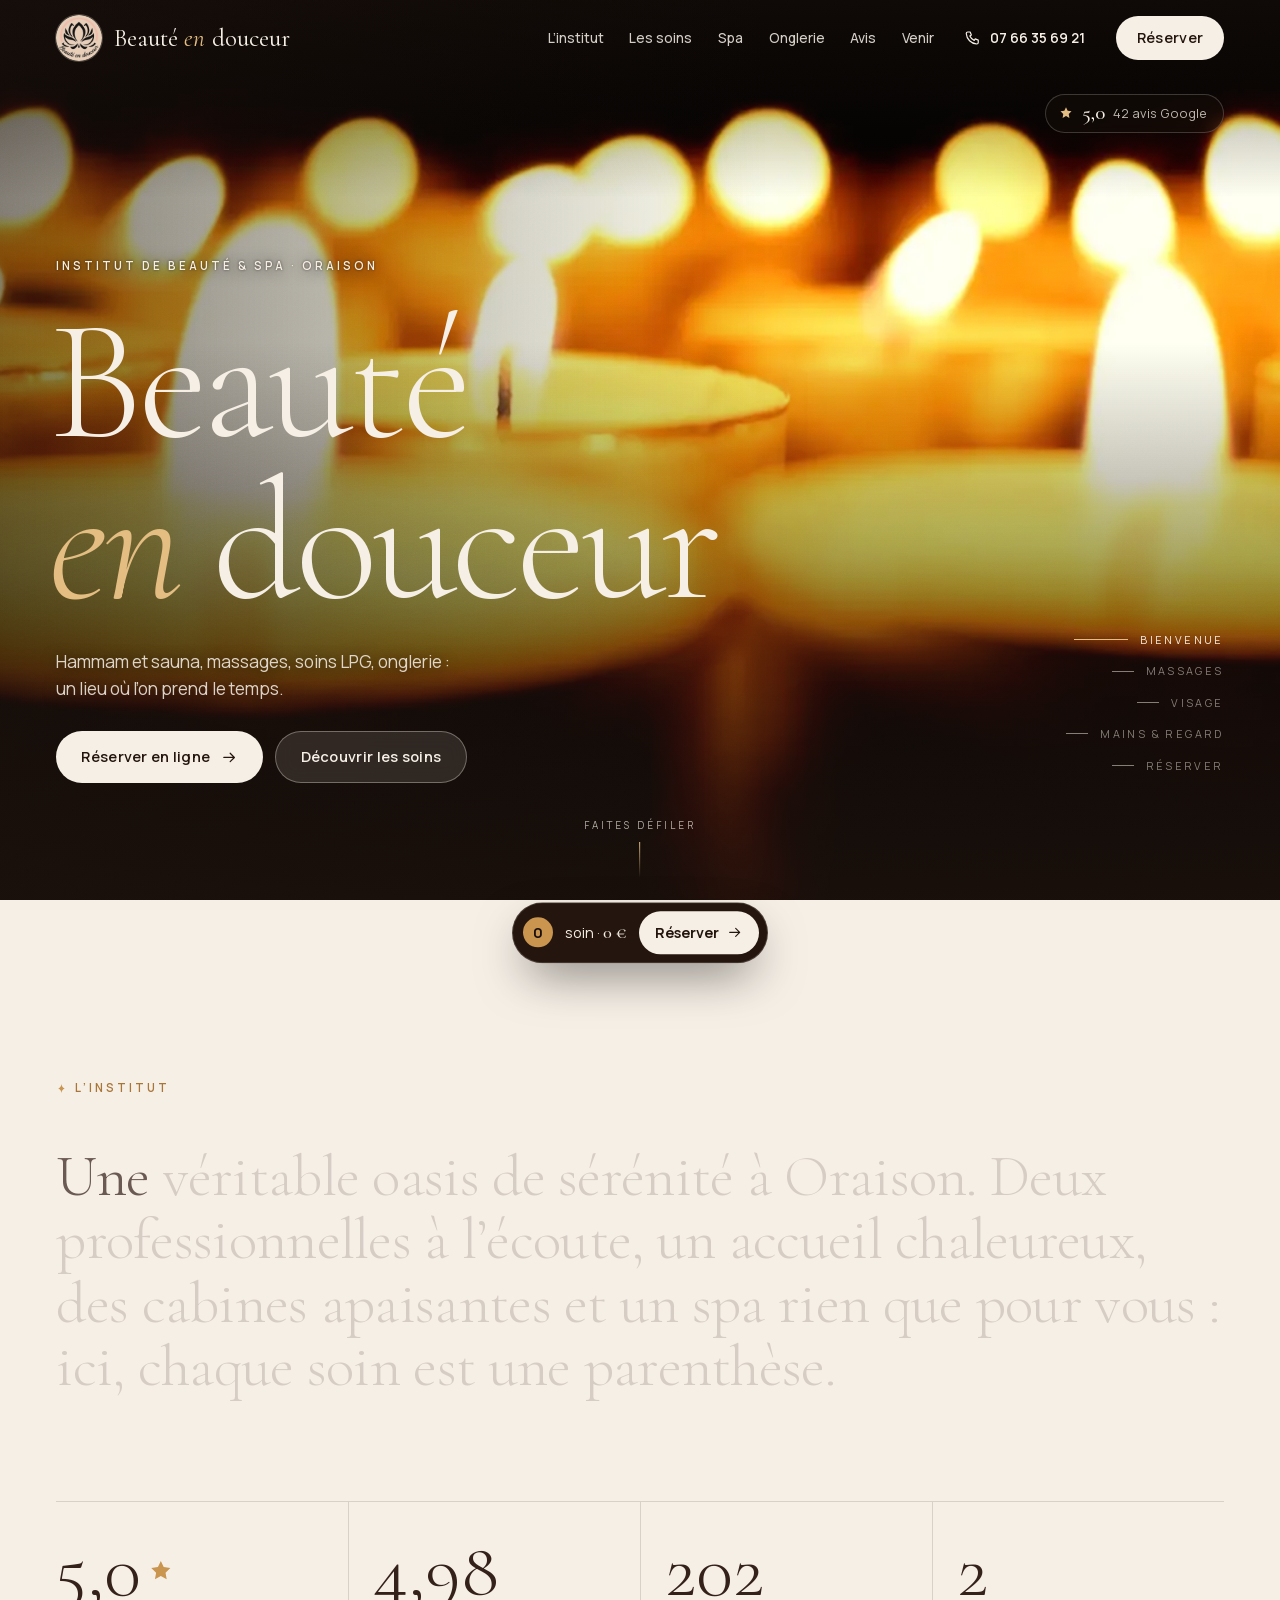
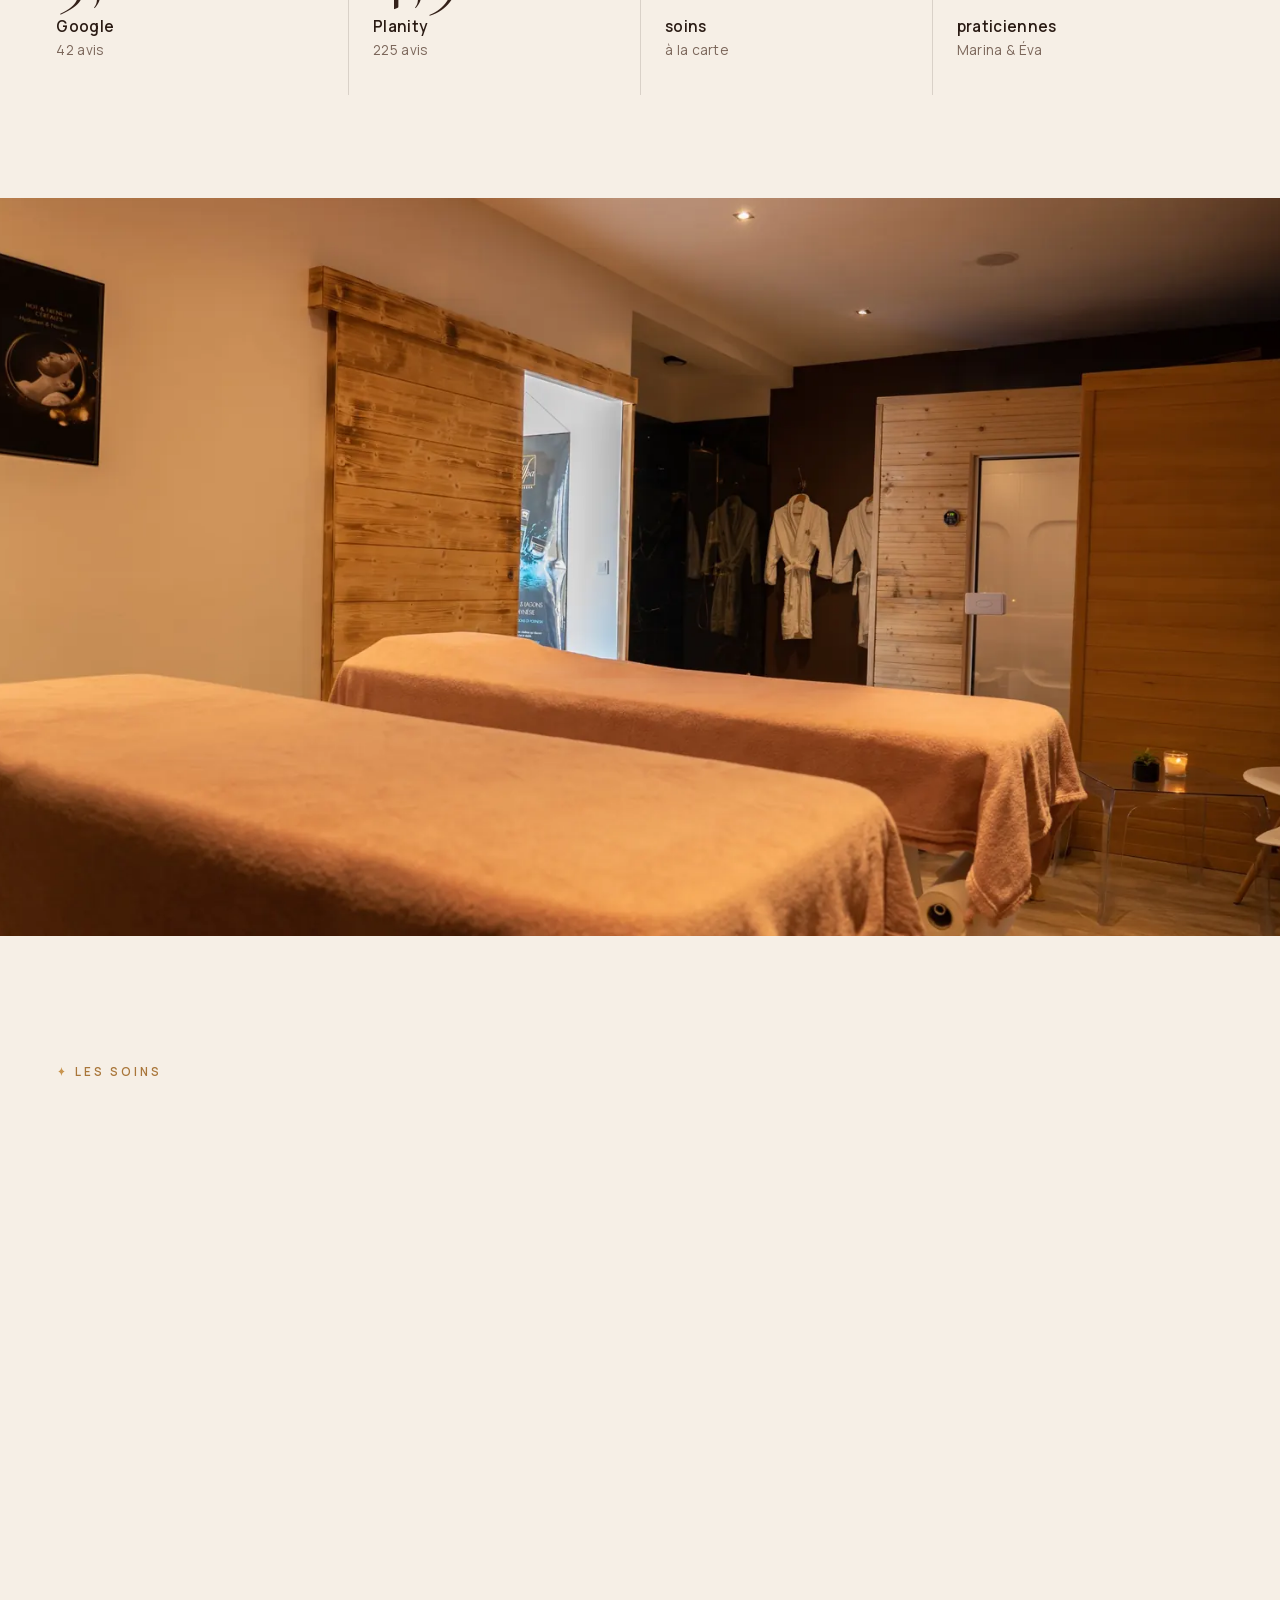
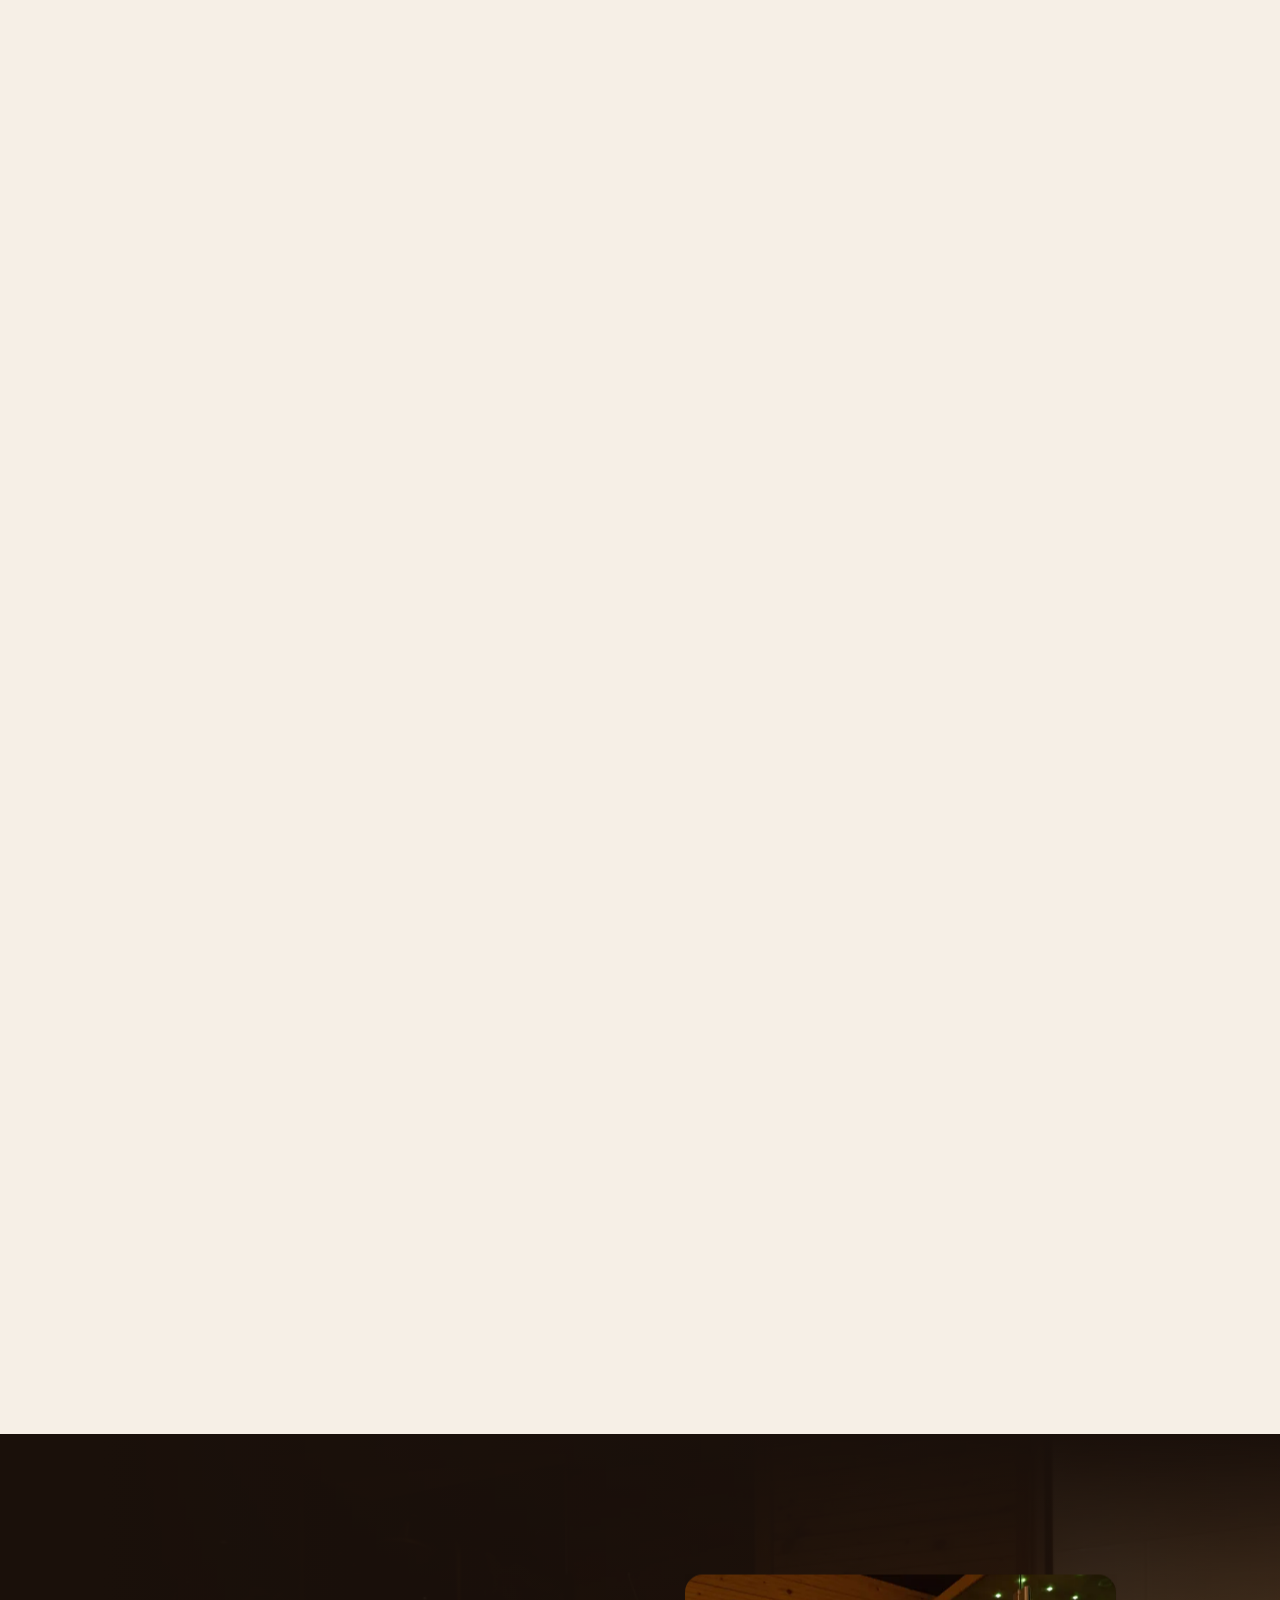
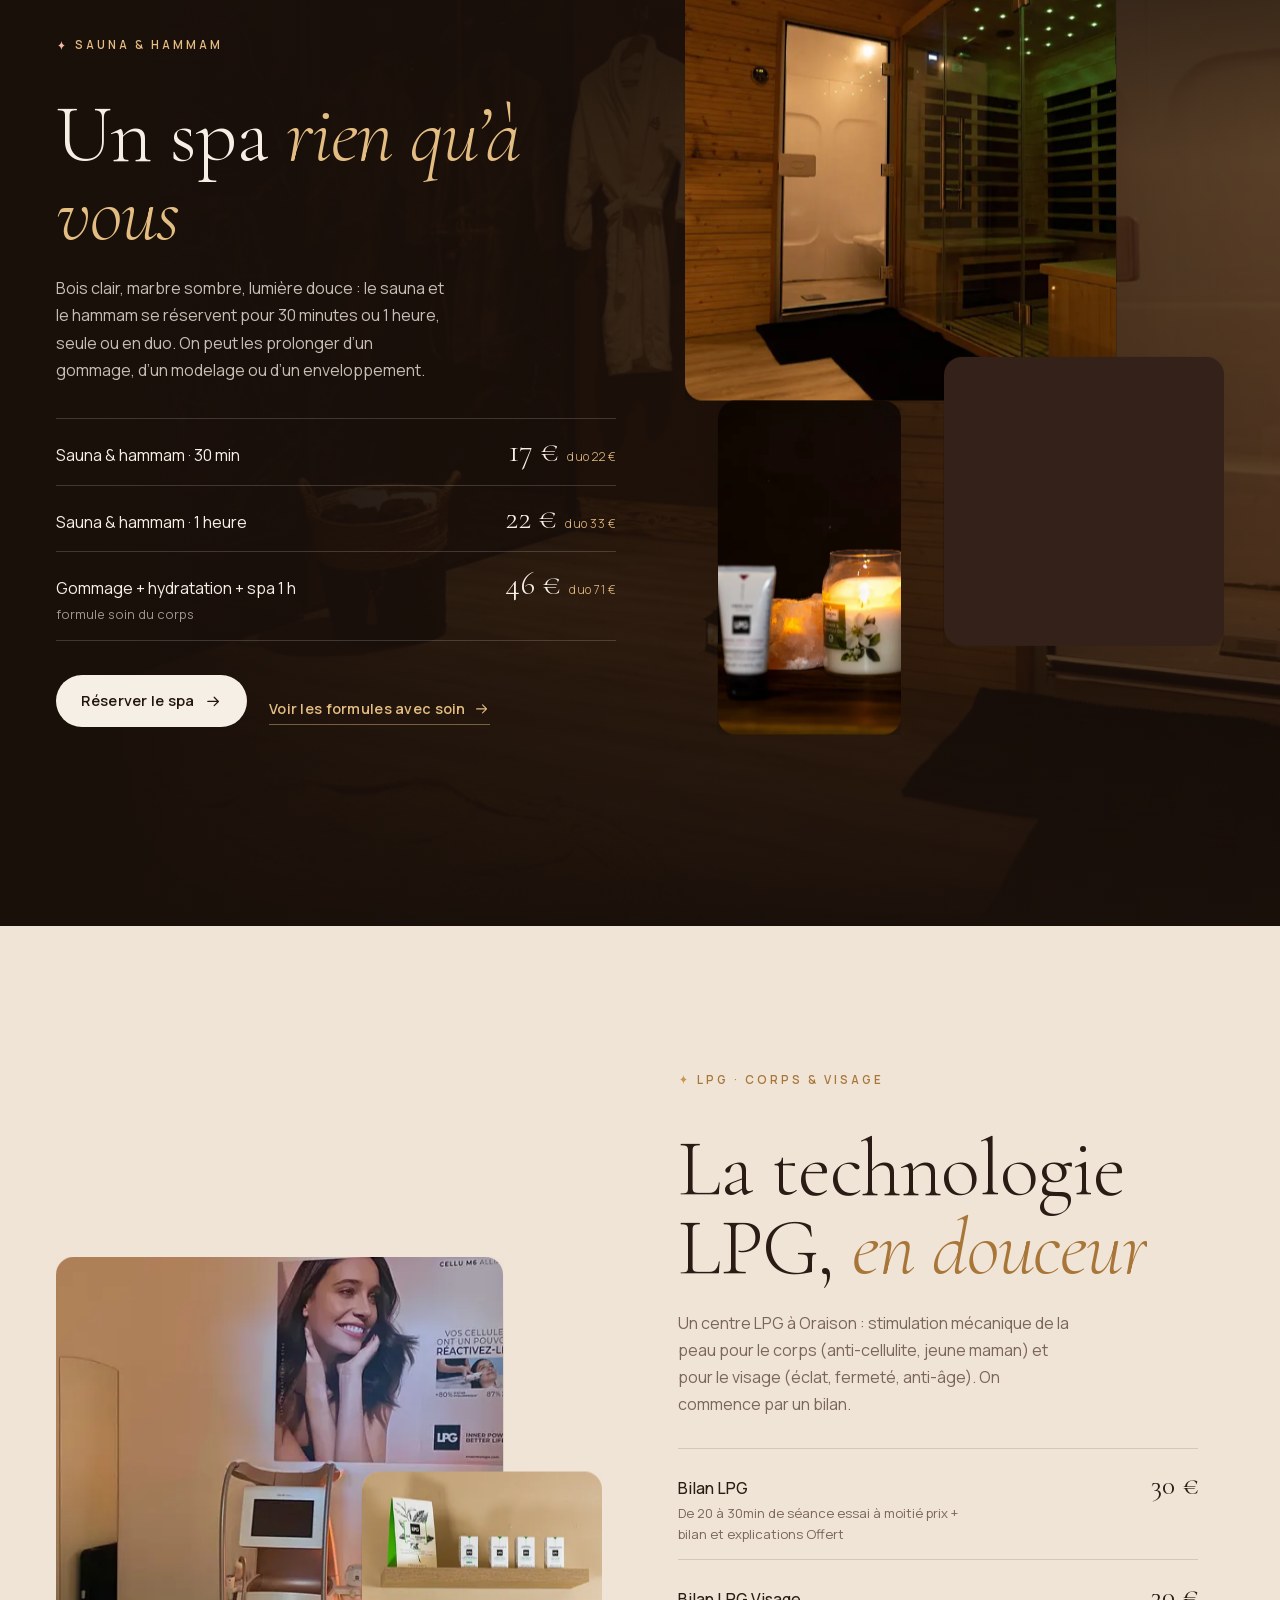
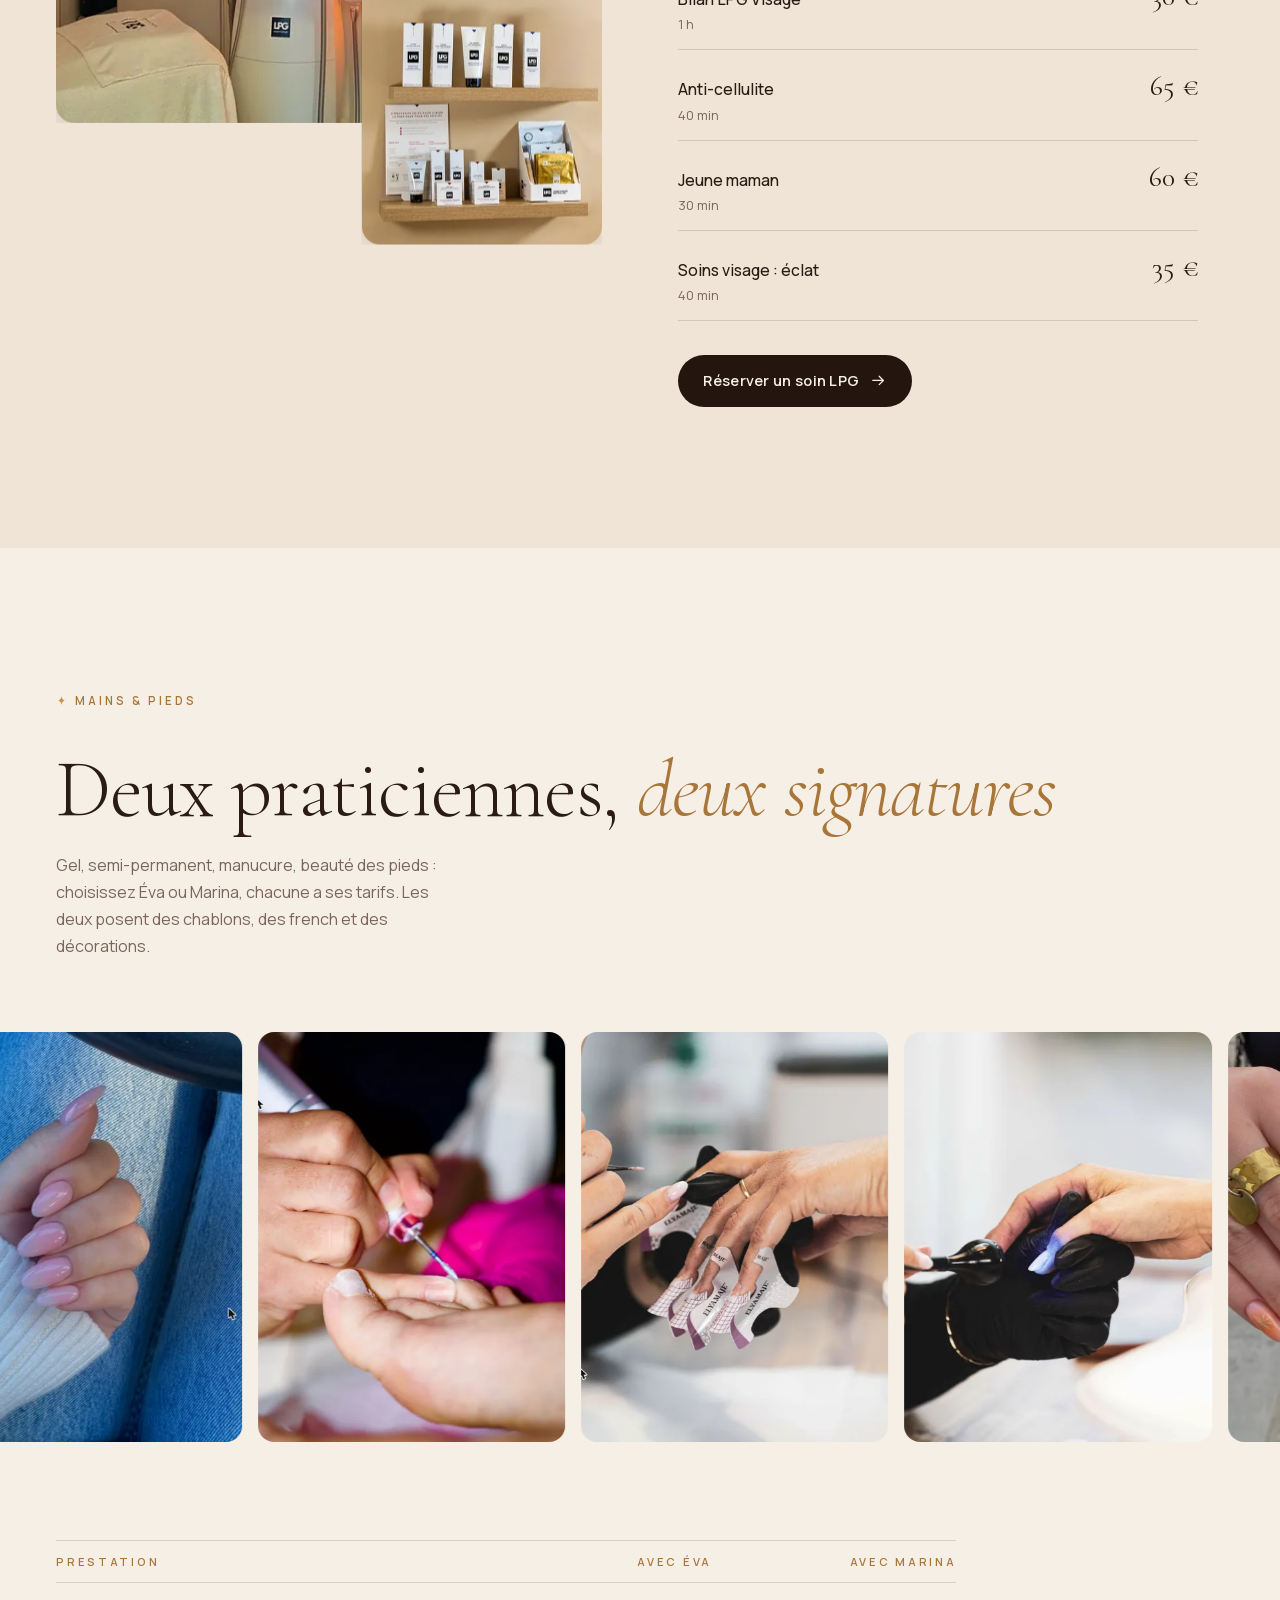
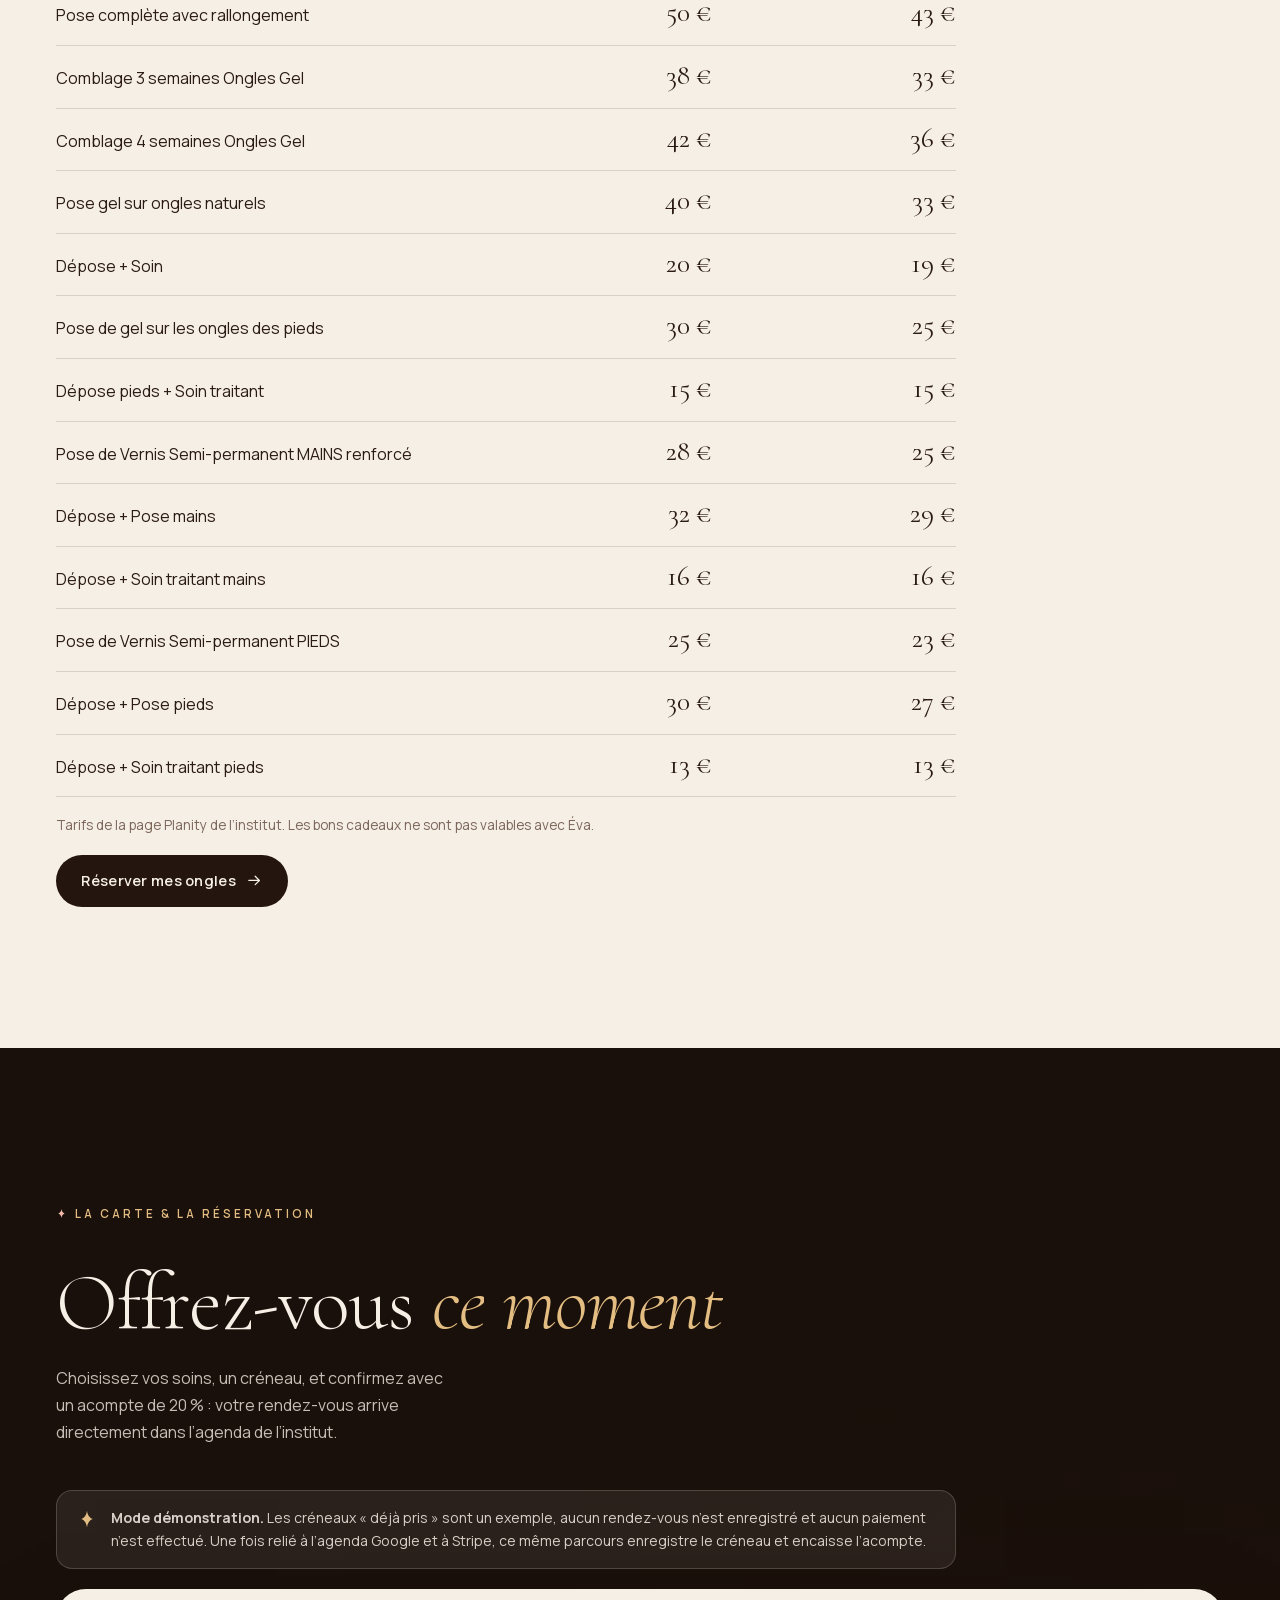
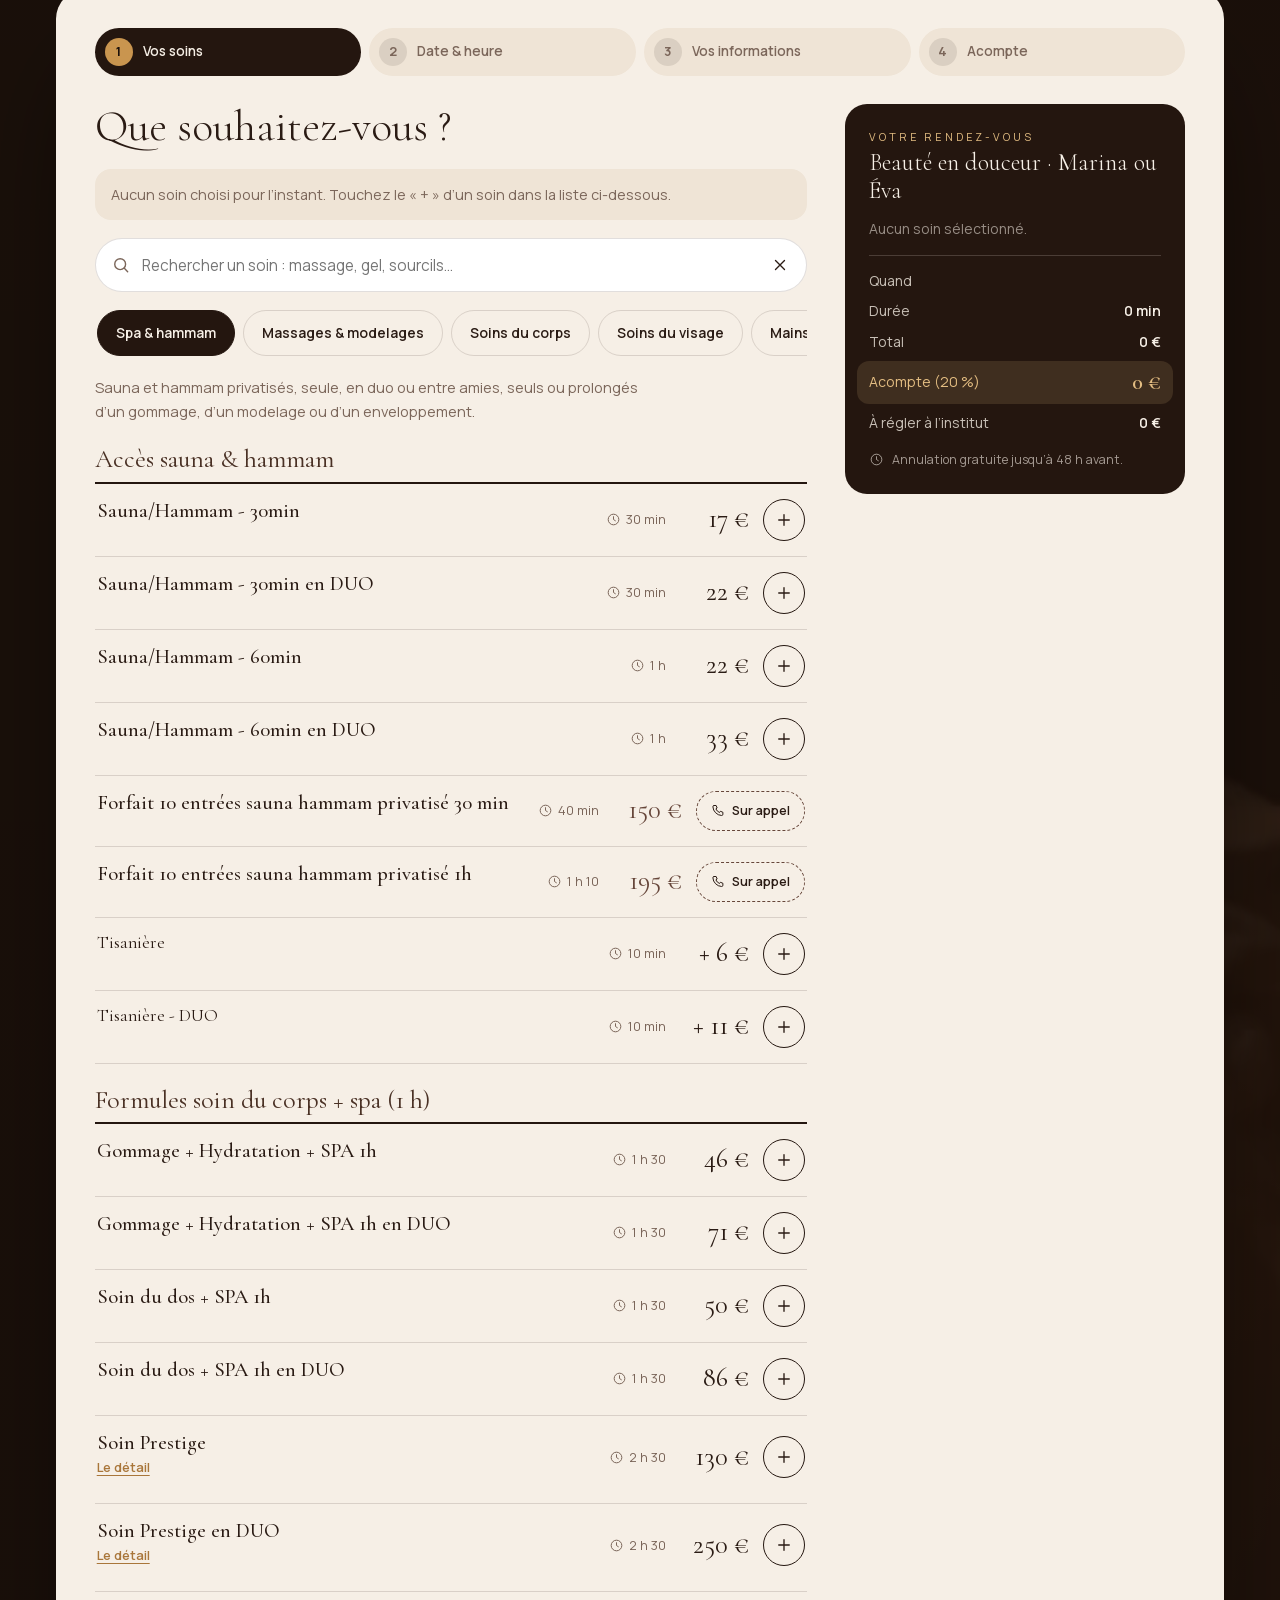
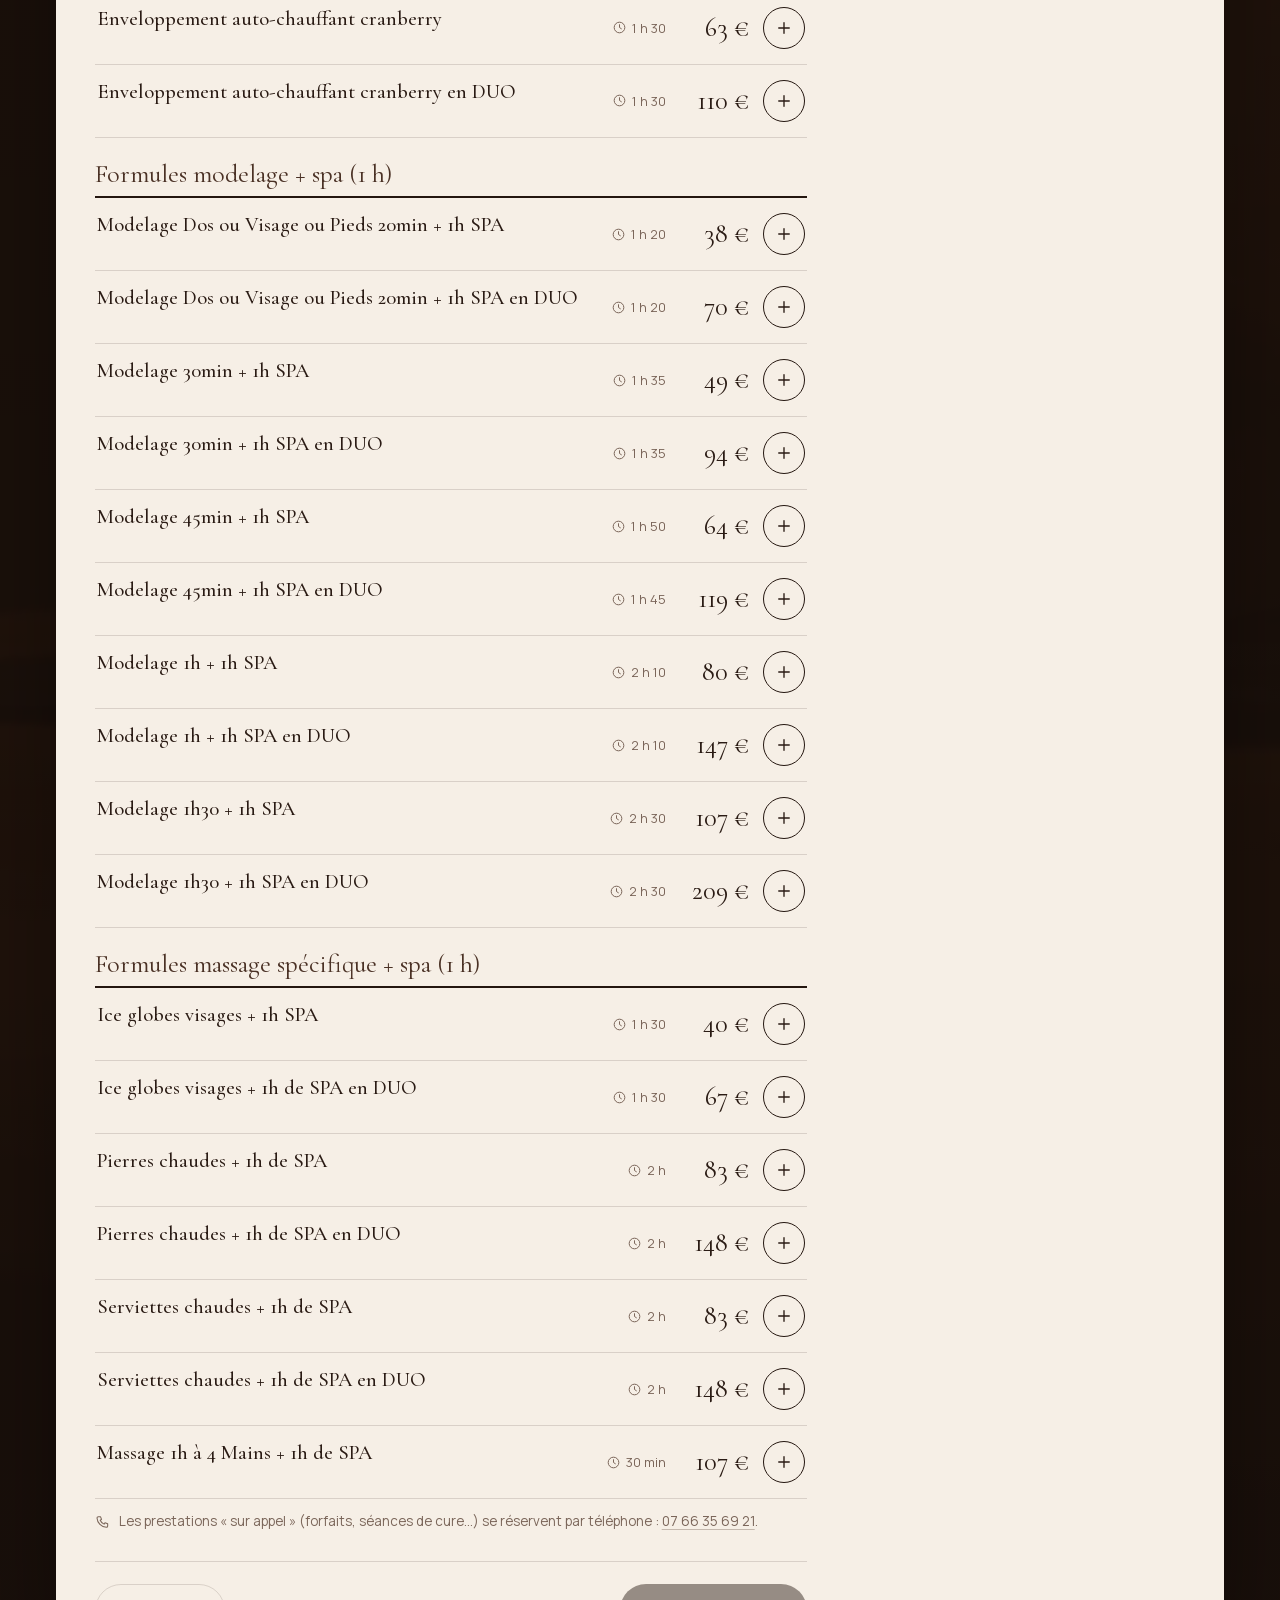
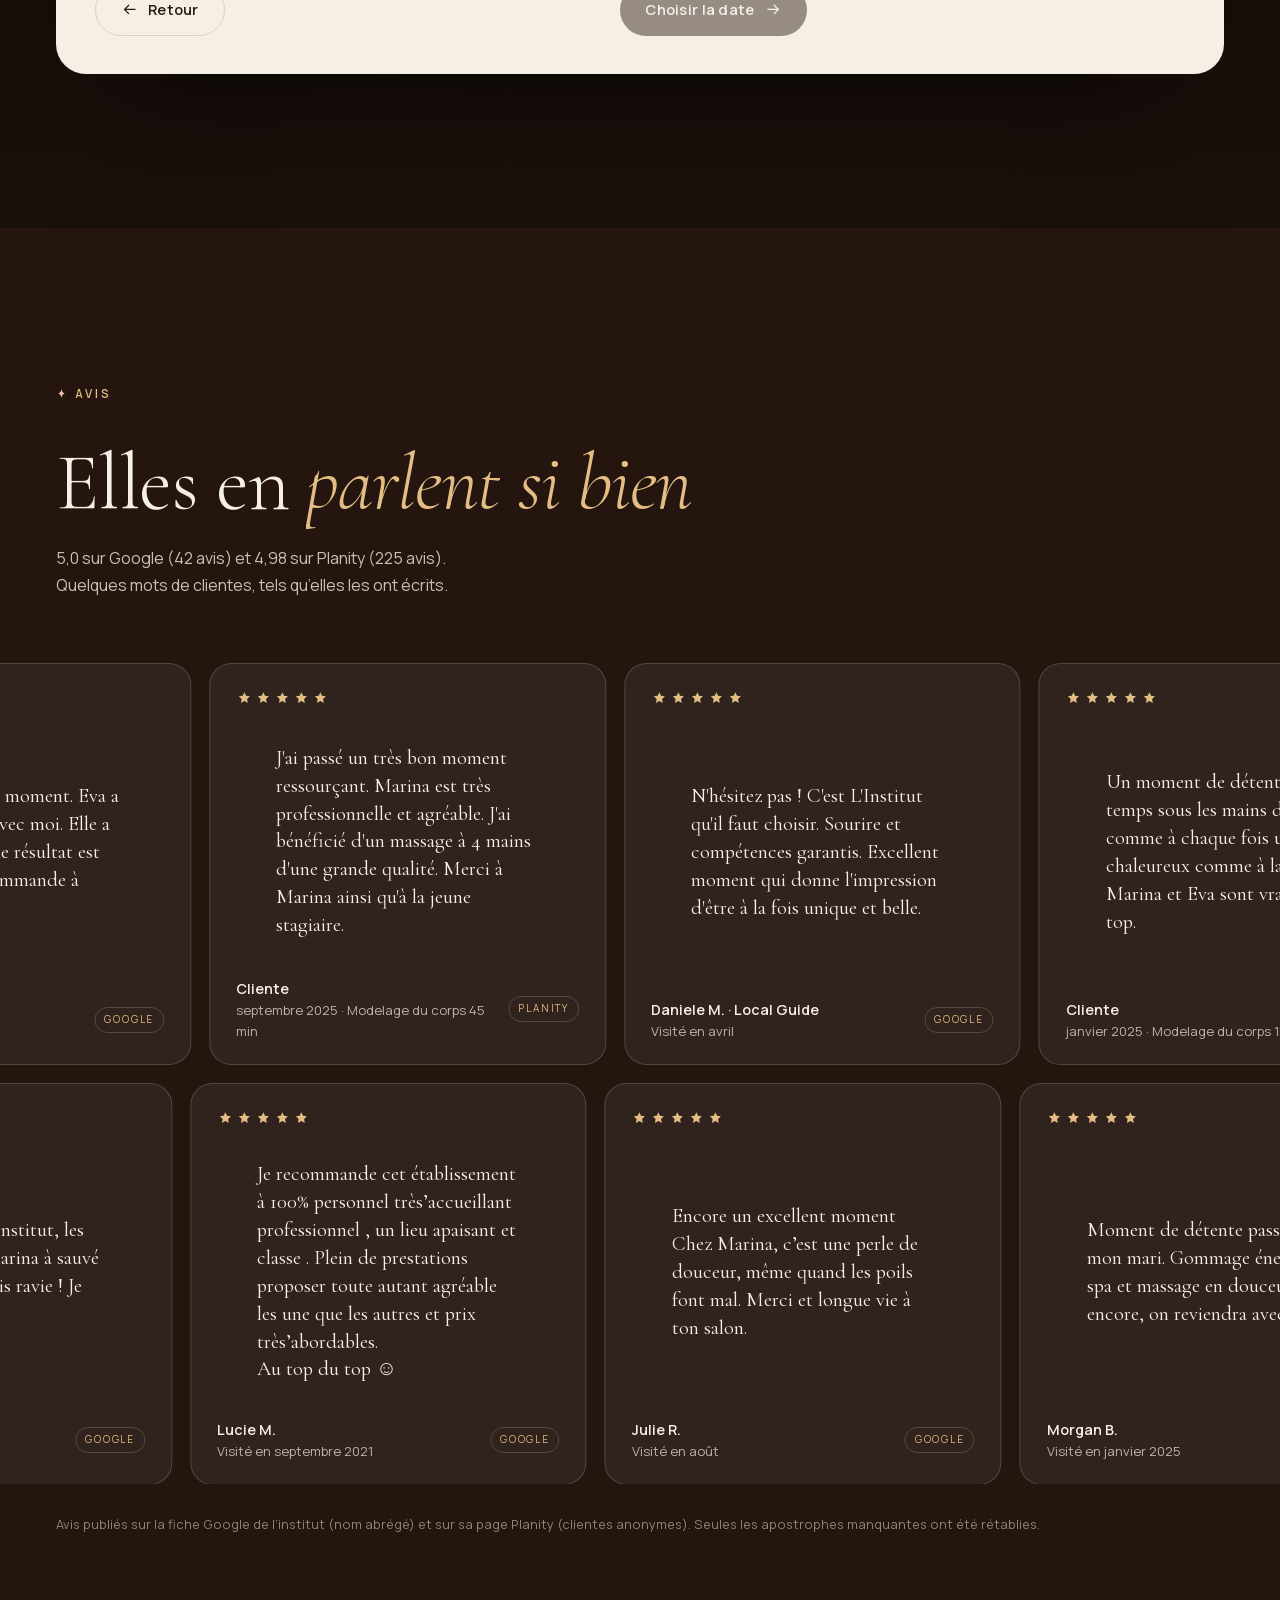
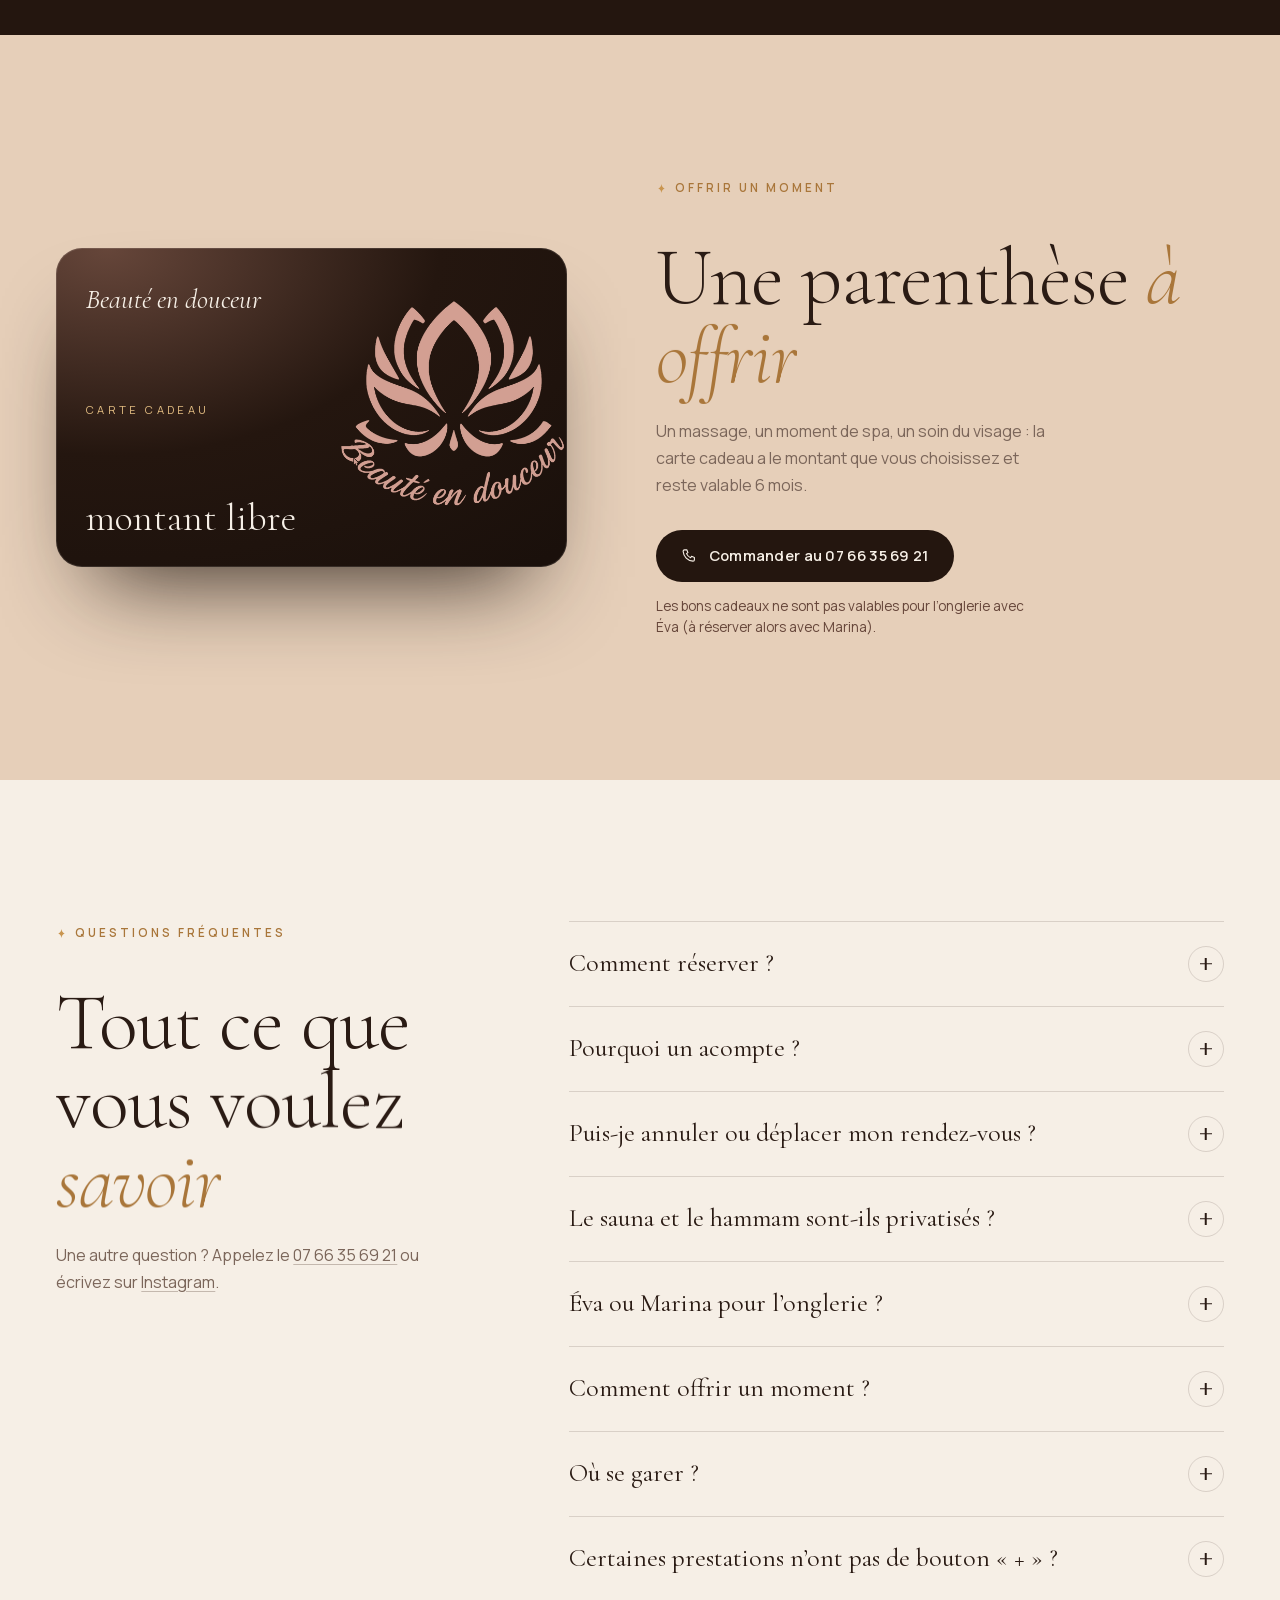
<file: index.html>
<!doctype html>
<html lang="fr" class="no-js">
<head>
<meta charset="utf-8">
<meta name="viewport" content="width=device-width, initial-scale=1, viewport-fit=cover">
<title>Beauté en douceur · Institut de beauté et spa à Oraison</title>
<meta name="description" content="Beauté en douceur, institut de beauté et spa à Oraison : sauna et hammam privatisés, massages, soins LPG et My Spa, onglerie, épilation. Réservez en ligne et réglez un acompte.">
<meta name="robots" content="noindex, nofollow">
<meta name="theme-color" content="#24160f">
<link rel="canonical" href="https://justinbbz.github.io/beaute-en-douceur/">
<meta property="og:type" content="website">
<meta property="og:locale" content="fr_FR">
<meta property="og:title" content="Beauté en douceur · Institut de beauté et spa à Oraison">
<meta property="og:description" content="Prendre le temps. Se recentrer. Se faire du bien. Sauna, hammam, massages, LPG, onglerie : réservez en ligne.">
<meta property="og:image" content="https://justinbbz.github.io/beaute-en-douceur/og.jpg">
<link rel="icon" type="image/webp" href="logo-rond-512.webp">
<link rel="preload" href="cormorant-garamond-latin-var.woff2" as="font" type="font/woff2" crossorigin>
<link rel="preload" href="manrope-latin-var.woff2" as="font" type="font/woff2" crossorigin>
<link rel="preload" href="hero-poster-bureau.webp" as="image" media="(min-width: 821px) and (orientation: landscape)">
<link rel="preload" href="hero-poster-mobile.webp" as="image" media="(max-width: 820px), (orientation: portrait)">
<link rel="stylesheet" href="lenis.css">
<link rel="stylesheet" href="style.css?v=2">
<script>document.documentElement.className = 'js';</script>
<script type="application/ld+json">
{"@context":"https://schema.org","@type":"HealthAndBeautyBusiness","name":"Beauté en douceur","description":"Institut de beauté et spa à Oraison : sauna et hammam, massages, soins LPG et My Spa, onglerie, épilation.","telephone":"+33766356921","address":{"@type":"PostalAddress","streetAddress":"1211 avenue de Traversetolo, zone artisanale Les Bouillouettes","postalCode":"04700","addressLocality":"Oraison","addressCountry":"FR"},"geo":{"@type":"GeoCoordinates","latitude":43.906337,"longitude":5.9034129},"openingHoursSpecification":[{"@type":"OpeningHoursSpecification","dayOfWeek":["Monday","Tuesday","Wednesday","Thursday","Friday"],"opens":"09:00","closes":"18:00"},{"@type":"OpeningHoursSpecification","dayOfWeek":"Saturday","opens":"09:00","closes":"12:00"}],"sameAs":["https://www.facebook.com/beauteendouceur.estheticienne","https://www.instagram.com/beaute_en_douceur/"]}
</script>
</head>
<body class="is-locked">

<!-- ============ icônes ============ -->
<svg width="0" height="0" style="position:absolute" aria-hidden="true" focusable="false">
  <defs>
    <symbol id="i-phone" viewBox="0 0 24 24"><path fill="none" stroke="currentColor" stroke-width="1.6" stroke-linecap="round" stroke-linejoin="round" d="M5 4h3.2l1.6 4-2 1.4a11 11 0 0 0 5.8 5.8l1.4-2 4 1.6V18a2 2 0 0 1-2 2A15 15 0 0 1 3 6a2 2 0 0 1 2-2z"/></symbol>
    <symbol id="i-plus" viewBox="0 0 24 24"><path fill="none" stroke="currentColor" stroke-width="1.8" stroke-linecap="round" d="M12 5v14M5 12h14"/></symbol>
    <symbol id="i-check" viewBox="0 0 24 24"><path fill="none" stroke="currentColor" stroke-width="1.9" stroke-linecap="round" stroke-linejoin="round" d="M5 12.5l4.5 4.5L19 7.5"/></symbol>
    <symbol id="i-close" viewBox="0 0 24 24"><path fill="none" stroke="currentColor" stroke-width="1.8" stroke-linecap="round" d="M6 6l12 12M18 6L6 18"/></symbol>
    <symbol id="i-chev" viewBox="0 0 24 24"><path fill="none" stroke="currentColor" stroke-width="1.8" stroke-linecap="round" stroke-linejoin="round" d="M9 6l6 6-6 6"/></symbol>
    <symbol id="i-arrow" viewBox="0 0 24 24"><path fill="none" stroke="currentColor" stroke-width="1.7" stroke-linecap="round" stroke-linejoin="round" d="M4 12h15M13 6l6 6-6 6"/></symbol>
    <symbol id="i-clock" viewBox="0 0 24 24"><circle cx="12" cy="12" r="8.5" fill="none" stroke="currentColor" stroke-width="1.6"/><path fill="none" stroke="currentColor" stroke-width="1.6" stroke-linecap="round" d="M12 7.5V12l3 2"/></symbol>
    <symbol id="i-pin" viewBox="0 0 24 24"><path fill="none" stroke="currentColor" stroke-width="1.6" stroke-linejoin="round" d="M12 21s6.5-5.6 6.5-11a6.5 6.5 0 1 0-13 0C5.5 15.4 12 21 12 21z"/><circle cx="12" cy="10" r="2.3" fill="none" stroke="currentColor" stroke-width="1.6"/></symbol>
    <symbol id="i-cal" viewBox="0 0 24 24"><rect x="4" y="5.5" width="16" height="14.5" rx="2.5" fill="none" stroke="currentColor" stroke-width="1.6"/><path fill="none" stroke="currentColor" stroke-width="1.6" stroke-linecap="round" d="M4 10h16M8.5 3.5v4M15.5 3.5v4"/></symbol>
    <symbol id="i-lock" viewBox="0 0 24 24"><rect x="5" y="10.5" width="14" height="9.5" rx="2.2" fill="none" stroke="currentColor" stroke-width="1.6"/><path fill="none" stroke="currentColor" stroke-width="1.6" stroke-linecap="round" d="M8.5 10.5V8a3.5 3.5 0 0 1 7 0v2.5"/></symbol>
    <symbol id="i-star" viewBox="0 0 24 24"><path fill="currentColor" d="M12 3.4l2.5 5.3 5.8.8-4.2 4.1 1 5.8L12 16.6l-5.1 2.8 1-5.8L3.7 9.5l5.8-.8z"/></symbol>
    <symbol id="i-spark" viewBox="0 0 24 24"><path fill="currentColor" d="M12 2c.7 4.6 2.4 8.3 7 10-4.6 1.7-6.3 5.4-7 10-.7-4.6-2.4-8.3-7-10 4.6-1.7 6.3-5.4 7-10z"/></symbol>
    <symbol id="i-insta" viewBox="0 0 24 24"><rect x="4" y="4" width="16" height="16" rx="4.5" fill="none" stroke="currentColor" stroke-width="1.6"/><circle cx="12" cy="12" r="3.7" fill="none" stroke="currentColor" stroke-width="1.6"/><circle cx="16.8" cy="7.2" r="1.1" fill="currentColor"/></symbol>
    <symbol id="i-fb" viewBox="0 0 24 24"><path fill="none" stroke="currentColor" stroke-width="1.6" stroke-linecap="round" stroke-linejoin="round" d="M14 8.5h2.5V5.2H14a3.5 3.5 0 0 0-3.5 3.5V11H8v3.3h2.5V21H14v-6.7h2.4l.6-3.3H14V9.2c0-.4.3-.7.7-.7z"/></symbol>
    <symbol id="i-mail" viewBox="0 0 24 24"><rect x="3.5" y="5.5" width="17" height="13" rx="2.5" fill="none" stroke="currentColor" stroke-width="1.6"/><path fill="none" stroke="currentColor" stroke-width="1.6" stroke-linejoin="round" d="M4.5 7.5l7.5 6 7.5-6"/></symbol>
    <symbol id="i-search" viewBox="0 0 24 24"><circle cx="11" cy="11" r="6.5" fill="none" stroke="currentColor" stroke-width="1.7"/><path fill="none" stroke="currentColor" stroke-width="1.7" stroke-linecap="round" d="M16 16l4 4"/></symbol>
    <symbol id="i-gift" viewBox="0 0 24 24"><rect x="4" y="9" width="16" height="11" rx="2" fill="none" stroke="currentColor" stroke-width="1.6"/><path fill="none" stroke="currentColor" stroke-width="1.6" stroke-linecap="round" stroke-linejoin="round" d="M3 9h18v3H3zM12 9v11M12 9S10.5 4.5 8 5.5 8 9 12 9zm0 0s1.5-4.5 4-3.5S16 9 12 9z"/></symbol>
  </defs>
</svg>

<a class="skip" href="#main">Aller au contenu</a>

<!-- ============ écran d'accueil ============ -->
<div class="loader" id="loader" aria-hidden="true">
  <div class="loader__half loader__half--t"></div>
  <div class="loader__half loader__half--b"></div>
  <div class="loader__mid">
    <div class="loader__lotus" id="loaderLotus"><i></i></div>
    <p class="loader__name">Beauté en douceur</p>
    <div class="loader__bar"><i id="loaderBar"></i></div>
    <p class="loader__tag">prendre le temps</p>
  </div>
</div>

<div class="glow" id="glow" aria-hidden="true"></div>

<!-- ============ en-tête ============ -->
<header class="head" id="head">
  <div class="head__in">
    <a class="brand" href="#top" aria-label="Beauté en douceur, retour en haut">
      <img class="brand__logo" src="logo-rond-512.webp" alt="" width="46" height="46">
      <span class="brand__name">Beauté <em>en</em> douceur</span>
    </a>
    <nav class="nav" aria-label="Navigation principale">
      <a href="#institut">L’institut</a>
      <a href="#univers">Les soins</a>
      <a href="#spa">Spa</a>
      <a href="#ongles">Onglerie</a>
      <a href="#avis">Avis</a>
      <a href="#venir">Venir</a>
    </nav>
    <a class="head__tel" href="tel:+33766356921" aria-label="Appeler l’institut"><svg aria-hidden="true"><use href="#i-phone"/></svg><span>07 66 35 69 21</span></a>
    <a class="btn btn--head" href="#reserver" data-magnetic><span>Réserver</span></a>
    <button class="burger" id="burger" type="button" aria-expanded="false" aria-controls="menu" aria-label="Ouvrir le menu"><i></i><i></i></button>
  </div>
  <div class="progress" id="progress" aria-hidden="true"><i></i></div>
</header>

<div class="menu" id="menu" hidden>
  <nav class="menu__in" aria-label="Menu">
    <a href="#institut"><small>01</small>L’institut</a>
    <a href="#univers"><small>02</small>Les soins</a>
    <a href="#spa"><small>03</small>Spa &amp; hammam</a>
    <a href="#ongles"><small>04</small>Onglerie</a>
    <a href="#avis"><small>05</small>Avis</a>
    <a href="#venir"><small>06</small>Venir</a>
    <a class="menu__cta" href="#reserver">Réserver en ligne</a>
    <p class="menu__tel"><a href="tel:+33766356921">07 66 35 69 21</a> · Oraison</p>
  </nav>
</div>

<main id="main">

<!-- ============ héros : le film tourne tout seul en boucle ============ -->
<section class="hero" id="top" aria-label="Beauté en douceur, institut de beauté et spa à Oraison">
  <div class="hero__pin" id="heroPin">
    <div class="hero__stage" id="heroStage">
      <picture class="hero__poster" id="heroPoster">
        <source media="(max-width: 820px), (orientation: portrait)" srcset="hero-poster-mobile.webp">
        <img src="hero-poster-bureau.webp" alt="" width="1440" height="810" fetchpriority="high">
      </picture>
      <video class="hero__video" id="heroVideo" muted loop playsinline autoplay preload="auto" aria-hidden="true" tabindex="-1"></video>
      <div class="hero__veil" aria-hidden="true"></div>
      <div class="hero__grain" aria-hidden="true"></div>

      <div class="hero__copy">
        <div class="cap cap--1 is-on" data-cap="1">
          <p class="eyebrow eyebrow--light">Institut de beauté &amp; spa · Oraison</p>
          <h1 class="hero__title" aria-label="Beauté en douceur">
            <span class="ln"><span>Beauté</span></span>
            <span class="ln ln--em"><span><em>en</em> douceur</span></span>
          </h1>
          <p class="hero__lead">Hammam et sauna, massages, soins LPG, onglerie&nbsp;: un lieu où l’on prend le temps.</p>
          <div class="hero__cta">
            <a class="btn btn--light" href="#reserver" data-magnetic><span>Réserver en ligne</span><svg aria-hidden="true"><use href="#i-arrow"/></svg></a>
            <a class="btn btn--glass" href="#univers" data-magnetic><span>Découvrir les soins</span></a>
          </div>
        </div>
        <div class="cap cap--2" data-cap="2">
          <p class="eyebrow eyebrow--light">01 · Massages &amp; modelages</p>
          <p class="cap__big">Prendre <em>le temps.</em></p>
          <p class="cap__txt">Pierres chaudes, serviettes chaudes, bougie : une heure rien que pour vous, seule ou en duo.</p>
          <a class="cap__link" href="#reserver" data-open="massages">Voir les massages <svg aria-hidden="true"><use href="#i-arrow"/></svg></a>
        </div>
        <div class="cap cap--3" data-cap="3">
          <p class="eyebrow eyebrow--light">02 · Soins du visage</p>
          <p class="cap__big">Se <em>recentrer.</em></p>
          <p class="cap__txt">LPG et rituels My Spa : du soin éclat à la régénération cellulaire.</p>
          <a class="cap__link" href="#reserver" data-open="visage">Voir les soins du visage <svg aria-hidden="true"><use href="#i-arrow"/></svg></a>
        </div>
        <div class="cap cap--4" data-cap="4">
          <p class="eyebrow eyebrow--light">03 · Mains, pieds &amp; regard</p>
          <p class="cap__big">Se faire <em>du bien.</em></p>
          <p class="cap__txt">Onglerie avec Éva ou Marina, épilation, lumière pulsée, cils et sourcils.</p>
          <a class="cap__link" href="#reserver" data-open="ongles">Voir l’onglerie <svg aria-hidden="true"><use href="#i-arrow"/></svg></a>
        </div>
        <div class="cap cap--5" data-cap="5">
          <p class="eyebrow eyebrow--light">À votre tour</p>
          <p class="cap__big">Votre moment <em>vous attend.</em></p>
          <p class="cap__txt">Réservez en ligne en deux minutes, avec un acompte de 20&nbsp;%.</p>
          <div class="hero__cta">
            <a class="btn btn--light" href="#reserver" data-magnetic><span>Réserver mon moment</span><svg aria-hidden="true"><use href="#i-arrow"/></svg></a>
            <a class="btn btn--glass" href="tel:+33766356921"><svg aria-hidden="true"><use href="#i-phone"/></svg><span>07 66 35 69 21</span></a>
          </div>
        </div>
      </div>

      <ol class="hero__steps" aria-hidden="true">
        <li class="is-on"><i></i><span>Bienvenue</span></li>
        <li><i></i><span>Massages</span></li>
        <li><i></i><span>Visage</span></li>
        <li><i></i><span>Mains &amp; regard</span></li>
        <li><i></i><span>Réserver</span></li>
      </ol>
      <div class="hero__rate" aria-label="Note Google : 5,0 sur 5, 42 avis"><svg aria-hidden="true"><use href="#i-star"/></svg><b>5,0</b><span>42 avis Google</span></div>
      <div class="hero__cue" aria-hidden="true"><span>Faites défiler</span><i></i></div>
    </div>
  </div>
</section>

<!-- ============ l'institut ============ -->
<section class="manif" id="institut" aria-labelledby="manifTitle">
  <div class="wrap manif__in">
    <p class="eyebrow"><svg aria-hidden="true"><use href="#i-spark"/></svg>L’institut</p>
    <h2 class="sr-only" id="manifTitle">Un institut qui prend son temps</h2>
    <p class="manif__text" id="manifestoText">Une véritable oasis de sérénité à Oraison. Deux professionnelles à l’écoute, un accueil chaleureux, des cabines apaisantes et un spa rien que pour vous&nbsp;: ici, chaque soin est une parenthèse.</p>
    <div class="stats">
      <div class="stat"><b><span data-count="5" data-dec="1">5,0</span><svg aria-hidden="true"><use href="#i-star"/></svg></b><span>Google<small>42 avis</small></span></div>
      <div class="stat"><b><span data-count="4.98" data-dec="2">4,98</span></b><span>Planity<small>225 avis</small></span></div>
      <div class="stat"><b><span data-count="202" id="statSoins">202</span></b><span>soins<small>à la carte</small></span></div>
      <div class="stat"><b><span data-count="2">2</span></b><span>praticiennes<small>Marina &amp; Éva</small></span></div>
    </div>
  </div>
  <figure class="manif__fig" data-reveal="mask">
    <img src="cabine-lits-1600.webp" srcset="cabine-lits-900.webp 900w, cabine-lits-1600.webp 1600w, cabine-lits-2400.webp 2400w" sizes="100vw" alt="Deux tables de massage drapées de serviettes cuivrées, dans une cabine aux murs chocolat et au bois clair" width="2400" height="1600" loading="lazy" decoding="async" data-parallax="-0.12">
  </figure>
</section>

<!-- ============ les univers ============ -->
<section class="un" id="univers" aria-labelledby="unTitle">
  <div class="un__pin" id="unPin">
    <div class="un__head wrap">
      <p class="eyebrow"><svg aria-hidden="true"><use href="#i-spark"/></svg>Les soins</p>
      <h2 class="h-xl" id="unTitle" data-split-title>Six façons de <em>se faire du bien</em></h2>
    </div>
    <div class="un__track" id="unTrack"></div>
  </div>
</section>

<!-- ============ le spa ============ -->
<section class="spa" id="spa" aria-labelledby="spaTitle">
  <div class="spa__bg" aria-hidden="true"><img src="spa-bois-2400.webp" srcset="spa-bois-1600.webp 1600w, spa-bois-2400.webp 2400w" sizes="100vw" alt="" loading="lazy" decoding="async" data-parallax="0.14"></div>
  <div class="wrap spa__in">
    <div class="spa__txt">
      <p class="eyebrow eyebrow--light"><svg aria-hidden="true"><use href="#i-spark"/></svg>Sauna &amp; hammam</p>
      <h2 class="h-xl h-xl--light" id="spaTitle" data-split-title>Un spa <em>rien qu’à vous</em></h2>
      <p class="lead lead--light">Bois clair, marbre sombre, lumière douce&nbsp;: le sauna et le hammam se réservent pour 30&nbsp;minutes ou 1&nbsp;heure, seule ou en duo. On peut les prolonger d’un gommage, d’un modelage ou d’un enveloppement.</p>
      <ul class="spa__prices" id="spaPrices" aria-label="Tarifs de l’accès au spa"></ul>
      <div class="spa__cta">
        <a class="btn btn--light" href="#reserver" data-open="spa" data-magnetic><span>Réserver le spa</span><svg aria-hidden="true"><use href="#i-arrow"/></svg></a>
        <a class="cap__link" href="#reserver" data-open="spa">Voir les formules avec soin <svg aria-hidden="true"><use href="#i-arrow"/></svg></a>
      </div>
    </div>
    <div class="spa__figs">
      <figure class="fig fig--a" data-reveal="mask"><img src="spa-sauna-1600.webp" srcset="spa-sauna-900.webp 900w, spa-sauna-1600.webp 1600w" sizes="(max-width:820px) 90vw, 36vw" alt="Cabine de sauna vitrée au plafond étoilé et porte du hammam, peignoirs blancs suspendus" width="1600" height="1067" loading="lazy" decoding="async"></figure>
      <figure class="fig fig--b" data-reveal="mask"><img src="spa-marbre-900.webp" srcset="spa-marbre-900.webp 900w, spa-marbre-1600.webp 1600w" sizes="(max-width:820px) 60vw, 24vw" alt="Douche de marbre sombre, peignoirs blancs et panier de serviettes" width="900" height="600" loading="lazy" decoding="async"></figure>
      <figure class="fig fig--c" data-reveal="mask"><img src="fb-bougie-creme-sel-460.webp" srcset="fb-bougie-creme-sel-460.webp 460w, fb-bougie-creme-sel-654.webp 654w" sizes="(max-width:820px) 40vw, 16vw" alt="Une bougie allumée, un tube de crème et une lampe de sel rose" width="654" height="920" loading="lazy" decoding="async"></figure>
    </div>
  </div>
</section>

<!-- ============ LPG ============ -->
<section class="lpg" id="lpg" aria-labelledby="lpgTitle">
  <div class="wrap lpg__in">
    <div class="lpg__figs">
      <figure class="lpg__a" data-reveal="mask"><img src="lpg-cabine-1600.webp" srcset="lpg-cabine-900.webp 900w, lpg-cabine-1600.webp 1600w" sizes="(max-width:820px) 90vw, 40vw" alt="Cabine de soin LPG : appareil, lit de soin, affiche et lampe de sel orangée" width="1600" height="900" loading="lazy" decoding="async"></figure>
      <figure class="lpg__b" data-reveal="mask"><img src="fb-etagere-produits-lpg-460.webp" srcset="fb-etagere-produits-lpg-460.webp 460w, fb-etagere-produits-lpg-736.webp 736w" sizes="(max-width:820px) 46vw, 18vw" alt="Étagères en bois clair portant les soins et cosmétiques LPG" width="736" height="920" loading="lazy" decoding="async"></figure>
    </div>
    <div class="lpg__txt">
      <p class="eyebrow"><svg aria-hidden="true"><use href="#i-spark"/></svg>LPG · corps &amp; visage</p>
      <h2 class="h-xl" id="lpgTitle" data-split-title>La technologie LPG, <em>en douceur</em></h2>
      <p class="lead">Un centre LPG à Oraison&nbsp;: stimulation mécanique de la peau pour le corps (anti-cellulite, jeune maman) et pour le visage (éclat, fermeté, anti-âge). On commence par un bilan.</p>
      <ul class="lpg__list" id="lpgList"></ul>
      <a class="btn btn--primary" href="#reserver" data-open="corps" data-magnetic><span>Réserver un soin LPG</span><svg aria-hidden="true"><use href="#i-arrow"/></svg></a>
    </div>
  </div>
</section>

<!-- ============ onglerie ============ -->
<section class="nails" id="ongles" aria-labelledby="nailsTitle">
  <div class="wrap nails__head">
    <p class="eyebrow"><svg aria-hidden="true"><use href="#i-spark"/></svg>Mains &amp; pieds</p>
    <h2 class="h-xl" id="nailsTitle" data-split-title>Deux praticiennes, <em>deux signatures</em></h2>
    <p class="lead">Gel, semi-permanent, manucure, beauté des pieds&nbsp;: choisissez Éva ou Marina, chacune a ses tarifs. Les deux posent des chablons, des french et des décorations.</p>
  </div>
  <div class="marquee" aria-hidden="true">
    <div class="marquee__track" id="nailsTrack"></div>
  </div>
  <div class="wrap nails__cmp">
    <div class="cmp" id="cmp" role="table" aria-label="Comparatif des tarifs Éva et Marina">
      <div class="cmp__row cmp__row--h" role="row"><span role="columnheader">Prestation</span><span role="columnheader">Avec Éva</span><span role="columnheader">Avec Marina</span></div>
    </div>
    <p class="cmp__note">Tarifs de la page Planity de l’institut. Les bons cadeaux ne sont pas valables avec Éva.</p>
    <a class="btn btn--primary" href="#reserver" data-open="ongles" data-magnetic><span>Réserver mes ongles</span><svg aria-hidden="true"><use href="#i-arrow"/></svg></a>
  </div>
</section>

<!-- ============ carte et réservation ============ -->
<section class="book" id="reserver" aria-labelledby="bookTitle">
  <div class="book__bg" aria-hidden="true"><img src="bouddha-2400.webp" srcset="bouddha-1600.webp 1600w, bouddha-2400.webp 2400w" sizes="100vw" alt="" loading="lazy" decoding="async"></div>
  <div class="wrap">
    <header class="book__head">
      <p class="eyebrow eyebrow--light"><svg aria-hidden="true"><use href="#i-spark"/></svg>La carte &amp; la réservation</p>
      <h2 class="h-xl h-xl--light" id="bookTitle" data-split-title>Offrez-vous <em>ce moment</em></h2>
      <p class="lead lead--light">Choisissez vos soins, un créneau, et confirmez avec un acompte de 20&nbsp;%&nbsp;: votre rendez-vous arrive directement dans l’agenda de l’institut.</p>
    </header>

    <div class="book__demo" id="demoBanner" hidden>
      <svg aria-hidden="true"><use href="#i-spark"/></svg>
      <p><b>Mode démonstration.</b> Les créneaux «&nbsp;déjà pris&nbsp;» sont un exemple, aucun rendez-vous n’est enregistré et aucun paiement n’est effectué. Une fois relié à l’agenda Google et à Stripe, ce même parcours enregistre le créneau et encaisse l’acompte.</p>
    </div>

    <div class="book__card" id="bookCard">
      <ol class="stepper" id="stepper" aria-label="Étapes de la réservation">
        <li data-s="1" class="is-on"><b>1</b><span>Vos soins</span></li>
        <li data-s="2"><b>2</b><span>Date &amp; heure</span></li>
        <li data-s="3"><b>3</b><span>Vos informations</span></li>
        <li data-s="4"><b>4</b><span>Acompte</span></li>
      </ol>

      <div class="book__grid">
        <div class="book__main">

          <section class="step is-on" data-step="1" aria-labelledby="st1">
            <h3 class="step__t" id="st1">Que souhaitez-vous&nbsp;?</h3>
            <div class="picked" id="picked"></div>
            <label class="search"><svg aria-hidden="true"><use href="#i-search"/></svg><input id="menuSearch" type="search" placeholder="Rechercher un soin : massage, gel, sourcils…" autocomplete="off" aria-label="Rechercher un soin"><button type="button" id="menuSearchX" aria-label="Effacer la recherche" hidden><svg aria-hidden="true"><use href="#i-close"/></svg></button></label>
            <div class="tabs" id="tabs" role="tablist" aria-label="Familles de soins"></div>
            <div class="plist" id="menuList"></div>
          </section>

          <section class="step" data-step="2" hidden aria-labelledby="st2">
            <h3 class="step__t" id="st2">Quel jour&nbsp;?</h3>
            <div class="when">
              <div class="cal">
                <div class="cal__top"><button type="button" id="calPrev" aria-label="Mois précédent"><svg class="flip" aria-hidden="true"><use href="#i-chev"/></svg></button><b id="calTitle"></b><button type="button" id="calNext" aria-label="Mois suivant"><svg aria-hidden="true"><use href="#i-chev"/></svg></button></div>
                <div class="cal__dow" aria-hidden="true"><span>lun</span><span>mar</span><span>mer</span><span>jeu</span><span>ven</span><span>sam</span><span>dim</span></div>
                <div class="cal__days" id="calDays"></div>
              </div>
              <div class="slots">
                <h4 id="slotsTitle">Choisissez un jour</h4>
                <p id="slotsSub" class="slots__sub"></p>
                <div class="slots__grid" id="slotsGrid" role="listbox" aria-label="Horaires disponibles"></div>
              </div>
            </div>
          </section>

          <section class="step" data-step="3" hidden aria-labelledby="st3">
            <h3 class="step__t" id="st3">Vos informations</h3>
            <form class="form" id="infoForm" novalidate autocomplete="on">
              <div class="form__row">
                <label class="fld"><span>Prénom</span><input id="fFirst" name="given-name" autocomplete="given-name" required><em data-err="first"></em></label>
                <label class="fld"><span>Nom</span><input id="fLast" name="family-name" autocomplete="family-name" required><em data-err="last"></em></label>
              </div>
              <div class="form__row">
                <label class="fld"><span>E-mail</span><input id="fEmail" name="email" type="email" autocomplete="email" inputmode="email" required><em data-err="email"></em></label>
                <label class="fld"><span>Téléphone</span><input id="fPhone" name="tel" type="tel" autocomplete="tel" inputmode="tel" required><em data-err="phone"></em></label>
              </div>
              <fieldset class="radio"><legend>Première visite&nbsp;?</legend>
                <label><input type="radio" name="visit" value="new" checked><span>Oui, c’est ma première fois</span></label>
                <label><input type="radio" name="visit" value="back"><span>Non, je suis déjà venue</span></label>
              </fieldset>
              <label class="fld"><span>Un message pour l’institut <small>(facultatif : allergies, grossesse, envie particulière…)</small></span><textarea id="fMsg" rows="3" maxlength="600"></textarea></label>
              <input id="fHp" name="website" tabindex="-1" autocomplete="off" aria-hidden="true" class="hp">
              <label class="check"><input type="checkbox" id="fCgv"><span>J’ai lu et j’accepte les <a href="mentions-legales.html#conditions" target="_blank" rel="noopener">conditions de réservation</a> (annulation gratuite jusqu’à <b data-delay>48&nbsp;h</b> avant, acompte non restitué passé ce délai).</span><em data-err="cgv"></em></label>
            </form>
          </section>

          <section class="step" data-step="4" hidden aria-labelledby="st4">
            <h3 class="step__t" id="st4">Confirmez avec l’acompte</h3>
            <div class="pay">
              <div class="paycard" aria-hidden="true">
                <i class="paycard__chip"></i>
                <span class="paycard__num">••••&nbsp;••••&nbsp;••••&nbsp;••••</span>
                <span class="paycard__name">Beauté en douceur</span>
                <span class="paycard__lotus"></span>
              </div>
              <div class="pay__body">
                <p class="pay__amt"><span id="payAmount">0 €</span><small>d’acompte, soit <b data-pct>20</b>&nbsp;% du montant</small></p>
                <p class="pay__rest" id="payRest"></p>
                <ul class="pay__list">
                  <li><svg aria-hidden="true"><use href="#i-check"/></svg><span>Annulation ou déplacement gratuits jusqu’à <b data-delay>48&nbsp;h</b> avant le rendez-vous</span></li>
                  <li><svg aria-hidden="true"><use href="#i-check"/></svg><span>L’acompte est déduit du prix du soin ; le solde se règle à l’institut</span></li>
                  <li><svg aria-hidden="true"><use href="#i-lock"/></svg><span>Paiement par carte sur la page sécurisée Stripe : aucune donnée de carte ne passe par ce site</span></li>
                </ul>
                <button class="btn btn--primary btn--lg pay__btn" id="payBtn" type="button"><svg aria-hidden="true"><use href="#i-lock"/></svg><span>Payer l’acompte</span></button>
                <p class="pay__msg" id="payMsg" role="alert"></p>
              </div>
            </div>
          </section>

          <section class="step done" data-step="5" hidden id="done" aria-labelledby="doneTitle">
            <div class="done__seal" aria-hidden="true"><svg><use href="#i-check"/></svg></div>
            <h3 class="step__t" id="doneTitle">Rendez-vous confirmé</h3>
            <p class="done__text" id="doneText"></p>
            <dl class="done__sum" id="doneSum"></dl>
            <p class="done__demo" id="doneDemo" hidden>C’est une démonstration : aucun rendez-vous n’a été enregistré.</p>
            <div class="done__actions">
              <a class="btn btn--primary" id="btnIcs" href="#" download><svg aria-hidden="true"><use href="#i-cal"/></svg><span>Ajouter à mon agenda (.ics)</span></a>
              <a class="btn btn--ghost-d" id="btnGcal" href="#" target="_blank" rel="noopener"><span>Google Agenda</span></a>
              <a class="btn btn--ghost-d" id="btnRoute" href="#" target="_blank" rel="noopener"><svg aria-hidden="true"><use href="#i-pin"/></svg><span>Itinéraire</span></a>
            </div>
            <button type="button" class="linkbtn" id="doneNew">Prendre un autre rendez-vous</button>
          </section>

          <div class="book__nav" id="bookNav">
            <button type="button" class="btn btn--ghost-d" id="btnBack" hidden><svg class="flip" aria-hidden="true"><use href="#i-arrow"/></svg><span>Retour</span></button>
            <button type="button" class="btn btn--primary" id="btnNext" disabled><span id="btnNextLabel">Choisir la date</span><svg aria-hidden="true"><use href="#i-arrow"/></svg></button>
          </div>
        </div>

        <aside class="book__side" id="flowSide" aria-label="Récapitulatif de votre rendez-vous">
          <div class="sum">
            <p class="sum__k">Votre rendez-vous</p>
            <p class="sum__inst" id="sumInst"></p>
            <ul class="sum__list" id="sumList"></ul>
            <dl class="sum__rows">
              <div id="sumWhenRow" hidden><dt>Quand</dt><dd id="sumWhen"></dd></div>
              <div><dt>Durée</dt><dd id="sumDur">0 min</dd></div>
              <div><dt>Total</dt><dd id="sumTotal">0 €</dd></div>
              <div class="sum__dep"><dt>Acompte (<span data-pct>20</span>&nbsp;%)</dt><dd id="sumDeposit">0 €</dd></div>
              <div><dt>À régler à l’institut</dt><dd id="sumRest">0 €</dd></div>
            </dl>
            <p class="sum__fine"><svg aria-hidden="true"><use href="#i-clock"/></svg><span>Annulation gratuite jusqu’à <span data-delay>48&nbsp;h</span> avant.</span></p>
          </div>
        </aside>
      </div>
    </div>
  </div>
</section>

<button class="pill" id="pill" type="button" hidden><span class="pill__n" id="pillN">0</span><span><span id="pillL">soin</span> · <b id="pillP">0 €</b></span><span class="pill__go">Réserver <svg aria-hidden="true"><use href="#i-arrow"/></svg></span></button>

<!-- ============ avis ============ -->
<section class="avis" id="avis" aria-labelledby="avisTitle">
  <div class="wrap avis__head">
    <p class="eyebrow eyebrow--light"><svg aria-hidden="true"><use href="#i-spark"/></svg>Avis</p>
    <h2 class="h-xl h-xl--light" id="avisTitle" data-split-title>Elles en <em>parlent si bien</em></h2>
    <p class="lead lead--light">5,0 sur Google (42&nbsp;avis) et 4,98 sur Planity (225&nbsp;avis). Quelques mots de clientes, tels qu’elles les ont écrits.</p>
  </div>
  <div class="avis__rows" id="avisRows"></div>
  <p class="wrap avis__fine">Avis publiés sur la fiche Google de l’institut (nom abrégé) et sur sa page Planity (clientes anonymes). Seules les apostrophes manquantes ont été rétablies.</p>
</section>

<!-- ============ cadeau ============ -->
<section class="gift" id="cadeau" aria-labelledby="giftTitle">
  <div class="wrap gift__in">
    <div class="giftcard" aria-hidden="true" data-tilt>
      <span class="giftcard__lotus"></span>
      <span class="giftcard__name">Beauté en douceur</span>
      <span class="giftcard__line">Carte cadeau</span>
      <span class="giftcard__amt">montant libre</span>
    </div>
    <div class="gift__txt">
      <p class="eyebrow"><svg aria-hidden="true"><use href="#i-spark"/></svg>Offrir un moment</p>
      <h2 class="h-xl" id="giftTitle" data-split-title>Une parenthèse <em>à offrir</em></h2>
      <p class="lead">Un massage, un moment de spa, un soin du visage&nbsp;: la carte cadeau a le montant que vous choisissez et reste valable 6&nbsp;mois.</p>
      <div class="gift__cta">
        <a class="btn btn--primary" href="tel:+33766356921" data-magnetic><svg aria-hidden="true"><use href="#i-phone"/></svg><span>Commander au 07 66 35 69 21</span></a>
        <p class="gift__fine">Les bons cadeaux ne sont pas valables pour l’onglerie avec Éva (à réserver alors avec Marina).</p>
      </div>
    </div>
  </div>
</section>

<!-- ============ questions ============ -->
<section class="faq" id="faq" aria-labelledby="faqTitle">
  <div class="wrap faq__in">
    <div class="faq__side">
      <p class="eyebrow"><svg aria-hidden="true"><use href="#i-spark"/></svg>Questions fréquentes</p>
      <h2 class="h-xl" id="faqTitle" data-split-title>Tout ce que vous voulez <em>savoir</em></h2>
      <p class="lead">Une autre question&nbsp;? Appelez le <a href="tel:+33766356921">07&nbsp;66&nbsp;35&nbsp;69&nbsp;21</a> ou écrivez sur <a href="https://www.instagram.com/beaute_en_douceur/" target="_blank" rel="noopener">Instagram</a>.</p>
    </div>
    <div class="faq__list" id="faqList"></div>
  </div>
</section>

<!-- ============ venir ============ -->
<section class="come" id="venir" aria-labelledby="comeTitle">
  <div class="wrap come__in">
    <div class="come__card">
      <p class="eyebrow eyebrow--light"><svg aria-hidden="true"><use href="#i-spark"/></svg>Nous trouver</p>
      <h2 class="h-xl h-xl--light" id="comeTitle" data-split-title>À Oraison, <em>avenue de Traversetolo</em></h2>
      <address class="come__addr">
        <svg aria-hidden="true"><use href="#i-pin"/></svg>
        <span>1211 avenue de Traversetolo<br>Zone artisanale Les Bouillouettes<br>04700 Oraison</span>
      </address>
      <p class="come__open" id="openNow" aria-live="polite"></p>
      <div class="come__btns">
        <a class="btn btn--light" href="https://www.google.com/maps/dir/?api=1&destination=43.906337,5.9034129" target="_blank" rel="noopener" data-magnetic><svg aria-hidden="true"><use href="#i-pin"/></svg><span>Itinéraire</span></a>
        <a class="btn btn--glass" href="tel:+33766356921"><svg aria-hidden="true"><use href="#i-phone"/></svg><span>07 66 35 69 21</span></a>
      </div>
      <p class="come__soc"><a href="https://www.instagram.com/beaute_en_douceur/" target="_blank" rel="noopener"><svg aria-hidden="true"><use href="#i-insta"/></svg>@beaute_en_douceur</a><a href="https://www.facebook.com/beauteendouceur.estheticienne" target="_blank" rel="noopener"><svg aria-hidden="true"><use href="#i-fb"/></svg>Facebook</a></p>
    </div>
    <div class="come__hours">
      <h3>Horaires</h3>
      <ul id="hoursList"></ul>
      <p class="come__fine">Horaires de la fiche Google. Les rendez-vous se prennent en ligne à toute heure.</p>
    </div>
    <div class="come__map" aria-hidden="true">
      <svg viewBox="0 0 600 440" preserveAspectRatio="xMidYMid slice">
        <rect width="600" height="440" fill="#2c1c14"/>
        <g fill="none" stroke="#4a3125" stroke-width="2.5" stroke-linecap="round">
          <path d="M-20 360 C 120 330, 220 380, 330 330 S 520 250, 640 280"/>
          <path d="M60 -20 C 100 100, 190 160, 240 260 S 300 400, 280 470"/>
          <path d="M-20 140 C 90 150, 170 100, 290 120 S 470 190, 640 130"/>
          <path d="M380 -20 C 360 90, 420 170, 400 260 S 430 400, 470 470"/>
        </g>
        <g fill="none" stroke="#5b3d2c" stroke-width="1" opacity=".7">
          <path d="M0 220H600M0 300H600M120 0V440M210 0V440M330 0V440M450 0V440M540 0V440"/>
        </g>
        <path d="M-20 90 C 80 60, 150 80, 220 40 S 330 -10, 360 -30" stroke="#7a5a3f" stroke-width="16" fill="none" opacity=".35"/>
        <text x="300" y="230" fill="#a58a73" font-size="12" font-family="Manrope, sans-serif" letter-spacing="3" text-anchor="middle" opacity=".7">AV. DE TRAVERSETOLO</text>
      </svg>
      <span class="pin"><i></i><b></b></span>
    </div>
  </div>
</section>

</main>

<footer class="foot" id="foot">
  <div class="wrap foot__top">
    <div class="foot__cta">
      <p class="foot__script">envie d’un moment pour vous&nbsp;?</p>
      <a class="btn btn--light btn--lg" href="#reserver" data-magnetic><span>Réserver mon rendez-vous</span><svg aria-hidden="true"><use href="#i-arrow"/></svg></a>
    </div>
    <div class="foot__cols">
      <div><h3>Adresse</h3><p>1211 avenue de Traversetolo<br>Zone artisanale Les Bouillouettes<br>04700 Oraison</p></div>
      <div><h3>Contact</h3><p><a href="tel:+33766356921">07 66 35 69 21</a><br><a href="https://www.instagram.com/beaute_en_douceur/" target="_blank" rel="noopener">@beaute_en_douceur</a></p></div>
      <div><h3>Horaires</h3><p>Lundi au vendredi · 9&nbsp;h–18&nbsp;h<br>Samedi · 9&nbsp;h–12&nbsp;h</p></div>
    </div>
  </div>
  <div class="foot__word" aria-hidden="true"><span>Beauté en douceur</span></div>
  <div class="wrap foot__bot">
    <p>© 2026 Beauté en douceur · SIRET 989&nbsp;297&nbsp;692&nbsp;00018 · <a href="mentions-legales.html">Mentions légales et conditions</a></p>
    <p class="foot__demo">Maquette de démonstration non officielle, réalisée à partir des informations publiques de l’institut.</p>
  </div>
</footer>

<div class="modal" id="payModal" hidden role="dialog" aria-modal="true" aria-labelledby="payModalTitle">
  <div class="modal__card">
    <h3 id="payModalTitle">Paiement de démonstration</h3>
    <p>Ici, la cliente serait redirigée vers la page sécurisée Stripe pour régler son acompte de <b id="payModalAmount">0 €</b>. Pour la démonstration, aucun paiement n’est demandé.</p>
    <div class="modal__btns">
      <button type="button" class="btn btn--primary" id="payModalOk"><span>Continuer la démonstration</span></button>
      <button type="button" class="btn btn--ghost-d" id="payModalCancel"><span>Annuler</span></button>
    </div>
  </div>
</div>

<noscript><p class="noscript">Ce site utilise JavaScript pour la carte et la réservation. Pour réserver, appelez le 07 66 35 69 21.</p></noscript>

<script src="gsap.min.js"></script>
<script src="ScrollTrigger.min.js"></script>
<script src="lenis.min.js"></script>
<script src="config.js?v=1"></script>
<script src="catalogue.js?v=1"></script>
<script src="avis.js?v=1"></script>
<script src="data.js?v=1"></script>
<script src="booking.js?v=1"></script>
<script src="main.js?v=4"></script>
</body>
</html>
</file>
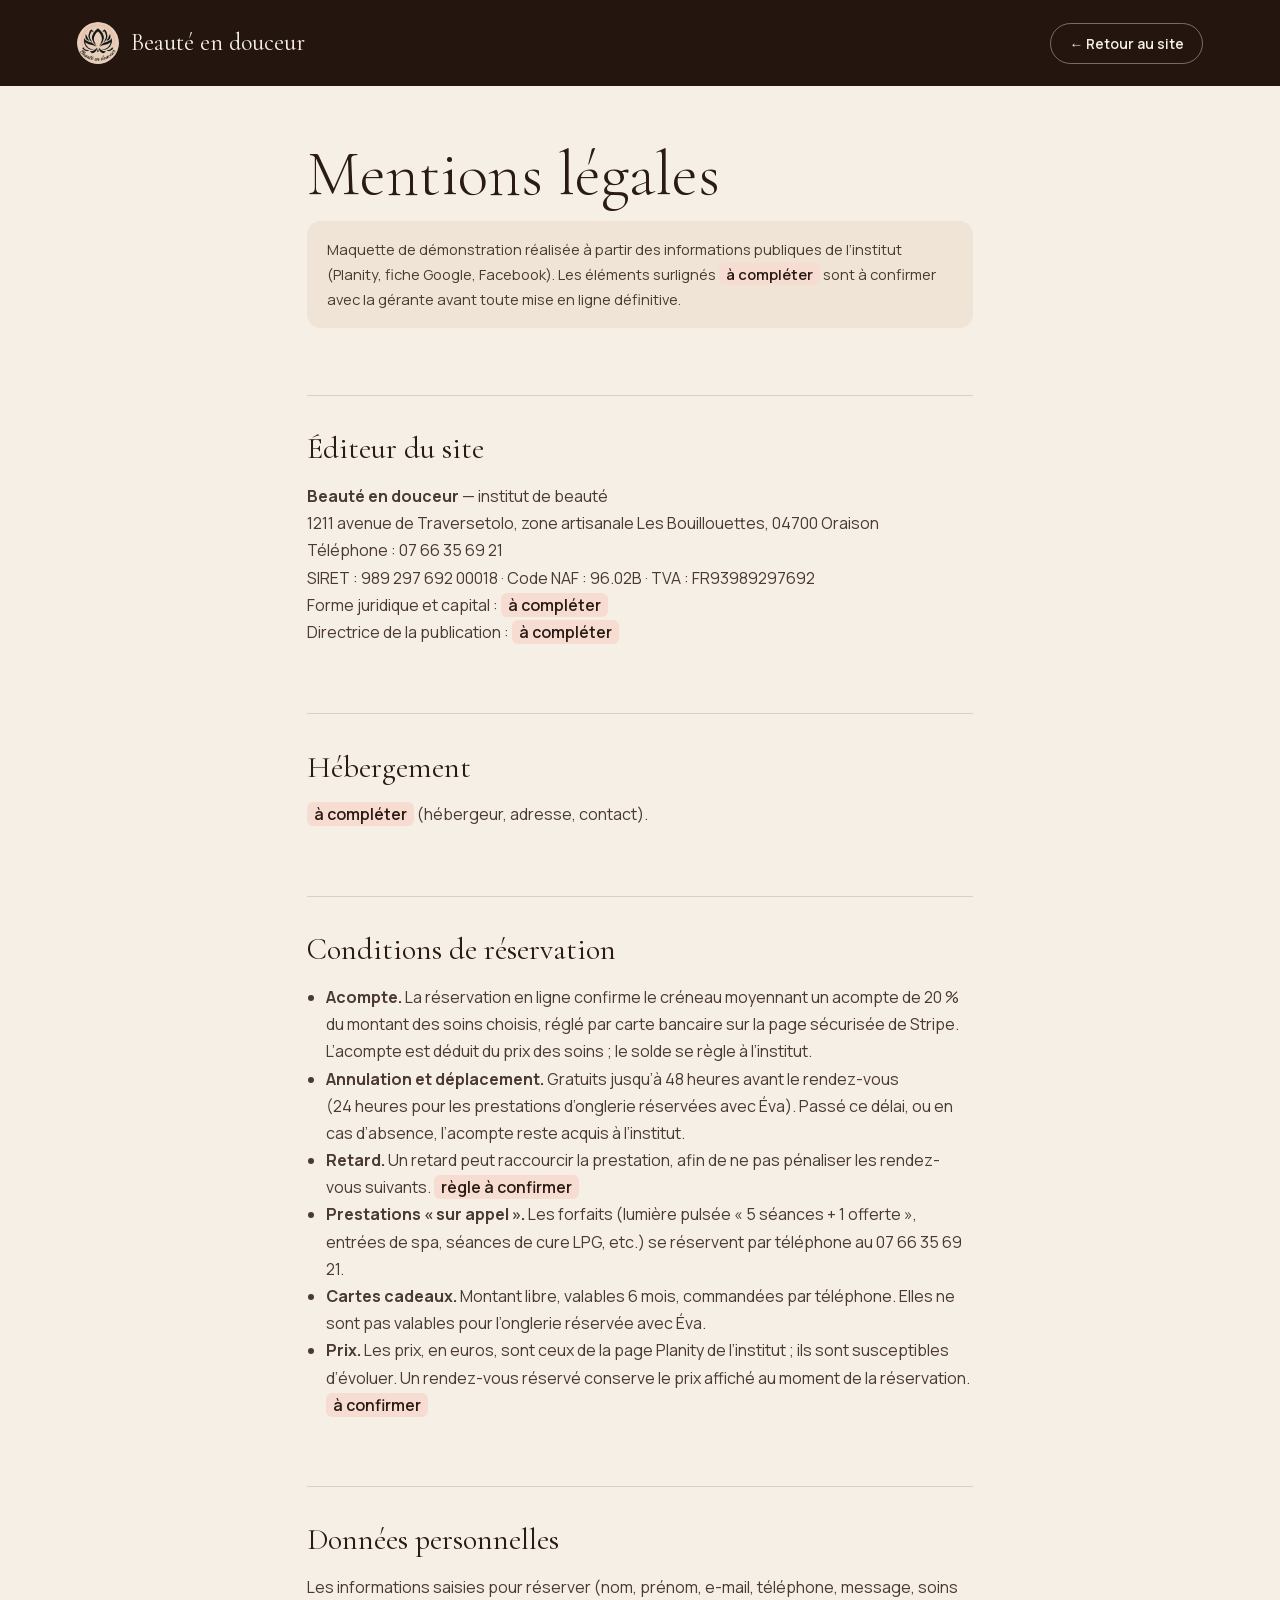
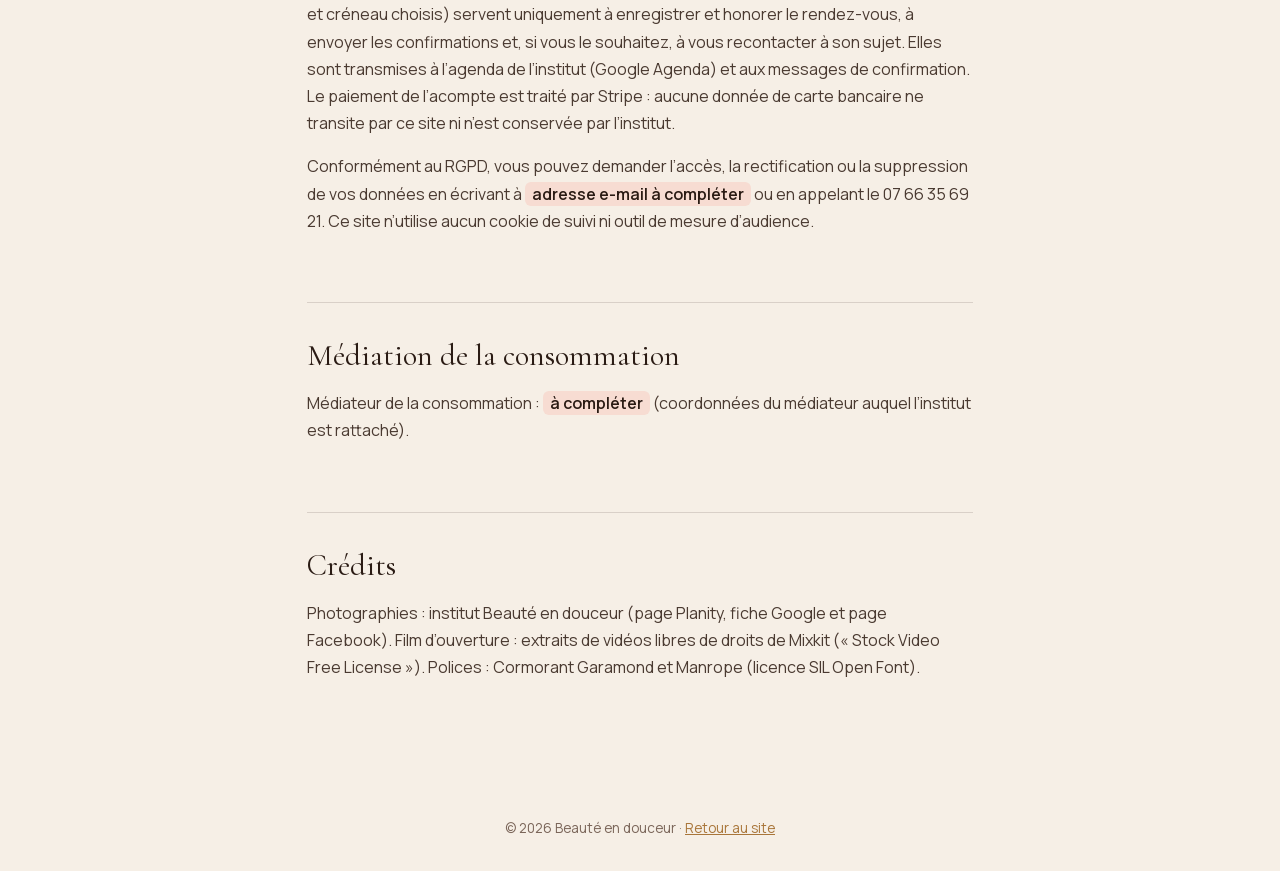
<file: mentions-legales.html>
<!doctype html>
<html lang="fr">
<head>
<meta charset="utf-8">
<meta name="viewport" content="width=device-width, initial-scale=1">
<title>Mentions légales et conditions · Beauté en douceur</title>
<meta name="robots" content="noindex, nofollow">
<meta name="theme-color" content="#24160f">
<link rel="icon" type="image/webp" href="logo-rond-512.webp">
<style>
  @font-face { font-family: 'Cormorant Garamond'; font-style: normal; font-weight: 300 700; font-display: swap; src: url('cormorant-garamond-latin-var.woff2') format('woff2'); }
  @font-face { font-family: 'Manrope'; font-style: normal; font-weight: 300 700; font-display: swap; src: url('manrope-latin-var.woff2') format('woff2'); }
  :root { --cacao: #24160f; --amber: #a9763a; --lin: #f6efe6; --ink: #2a1b14; --muted: #7b665a; --line: rgba(42,27,20,.14); }
  * { box-sizing: border-box; }
  body { margin: 0; background: var(--lin); color: var(--ink); font: 400 16px/1.7 'Manrope', system-ui, sans-serif; -webkit-font-smoothing: antialiased; }
  header { background: var(--cacao); color: var(--lin); padding: 22px 6vw; display: flex; align-items: center; gap: 14px; justify-content: space-between; }
  header a { color: inherit; text-decoration: none; display: inline-flex; align-items: center; gap: 12px; font-family: 'Cormorant Garamond', Georgia, serif; font-size: 1.5rem; }
  header img { width: 42px; height: 42px; border-radius: 50%; }
  header .back { font: 600 .86rem 'Manrope', sans-serif; border: 1px solid rgba(246,239,230,.4); padding: 10px 18px; border-radius: 999px; }
  main { max-width: 820px; margin: 0 auto; padding: 56px 6vw 90px; }
  h1 { font: 300 clamp(2.6rem, 6vw, 4rem)/1 'Cormorant Garamond', Georgia, serif; margin: 0 0 8px; }
  h2 { font: 400 1.9rem/1.15 'Cormorant Garamond', Georgia, serif; margin: 2.2em 0 .5em; padding-top: 1.2em; border-top: 1px solid var(--line); scroll-margin-top: 20px; }
  p, li { color: #4a3a31; }
  ul { padding-left: 1.2em; }
  a { color: var(--amber); }
  .todo { background: #f7dcd2; padding: 1px 7px; border-radius: 6px; font-weight: 600; color: var(--ink); }
  .note { padding: 16px 20px; border-radius: 14px; background: #efe4d6; font-size: .92rem; }
  footer { text-align: center; padding: 30px; color: var(--muted); font-size: .85rem; }
</style>
</head>
<body>
<header>
  <a href="index.html"><img src="logo-rond-512.webp" alt="" width="42" height="42"><span>Beauté en douceur</span></a>
  <a class="back" href="index.html">← Retour au site</a>
</header>
<main>
  <h1>Mentions légales</h1>
  <p class="note">Maquette de démonstration réalisée à partir des informations publiques de l’institut (Planity, fiche Google, Facebook). Les éléments surlignés <span class="todo">à compléter</span> sont à confirmer avec la gérante avant toute mise en ligne définitive.</p>

  <h2>Éditeur du site</h2>
  <p><b>Beauté en douceur</b> — institut de beauté<br>
  1211 avenue de Traversetolo, zone artisanale Les Bouillouettes, 04700 Oraison<br>
  Téléphone : 07 66 35 69 21<br>
  SIRET : 989 297 692 00018 · Code NAF : 96.02B · TVA : FR93989297692<br>
  Forme juridique et capital : <span class="todo">à compléter</span><br>
  Directrice de la publication : <span class="todo">à compléter</span></p>

  <h2>Hébergement</h2>
  <p><span class="todo">à compléter</span> (hébergeur, adresse, contact).</p>

  <h2 id="conditions">Conditions de réservation</h2>
  <ul>
    <li><b>Acompte.</b> La réservation en ligne confirme le créneau moyennant un acompte de 20&nbsp;% du montant des soins choisis, réglé par carte bancaire sur la page sécurisée de Stripe. L’acompte est déduit du prix des soins ; le solde se règle à l’institut.</li>
    <li><b>Annulation et déplacement.</b> Gratuits jusqu’à 48&nbsp;heures avant le rendez-vous (24&nbsp;heures pour les prestations d’onglerie réservées avec Éva). Passé ce délai, ou en cas d’absence, l’acompte reste acquis à l’institut.</li>
    <li><b>Retard.</b> Un retard peut raccourcir la prestation, afin de ne pas pénaliser les rendez-vous suivants. <span class="todo">règle à confirmer</span></li>
    <li><b>Prestations « sur appel ».</b> Les forfaits (lumière pulsée « 5 séances + 1 offerte », entrées de spa, séances de cure LPG, etc.) se réservent par téléphone au 07 66 35 69 21.</li>
    <li><b>Cartes cadeaux.</b> Montant libre, valables 6&nbsp;mois, commandées par téléphone. Elles ne sont pas valables pour l’onglerie réservée avec Éva.</li>
    <li><b>Prix.</b> Les prix, en euros, sont ceux de la page Planity de l’institut ; ils sont susceptibles d’évoluer. Un rendez-vous réservé conserve le prix affiché au moment de la réservation. <span class="todo">à confirmer</span></li>
  </ul>

  <h2>Données personnelles</h2>
  <p>Les informations saisies pour réserver (nom, prénom, e-mail, téléphone, message, soins et créneau choisis) servent uniquement à enregistrer et honorer le rendez-vous, à envoyer les confirmations et, si vous le souhaitez, à vous recontacter à son sujet. Elles sont transmises à l’agenda de l’institut (Google Agenda) et aux messages de confirmation. Le paiement de l’acompte est traité par Stripe : aucune donnée de carte bancaire ne transite par ce site ni n’est conservée par l’institut.</p>
  <p>Conformément au RGPD, vous pouvez demander l’accès, la rectification ou la suppression de vos données en écrivant à <span class="todo">adresse e-mail à compléter</span> ou en appelant le 07 66 35 69 21. Ce site n’utilise aucun cookie de suivi ni outil de mesure d’audience.</p>

  <h2>Médiation de la consommation</h2>
  <p>Médiateur de la consommation : <span class="todo">à compléter</span> (coordonnées du médiateur auquel l’institut est rattaché).</p>

  <h2>Crédits</h2>
  <p>Photographies : institut Beauté en douceur (page Planity, fiche Google et page Facebook). Film d’ouverture : extraits de vidéos libres de droits de Mixkit (« Stock Video Free License »). Polices : Cormorant Garamond et Manrope (licence SIL Open Font).</p>
</main>
<footer>© 2026 Beauté en douceur · <a href="index.html">Retour au site</a></footer>
</body>
</html>
</file>
<file: lenis.css>
html.lenis,html.lenis body{height:auto}.lenis:not(.lenis-autoToggle).lenis-stopped{overflow:clip}.lenis.lenis-smooth [data-lenis-prevent]{overscroll-behavior:contain}.lenis.lenis-smooth iframe{pointer-events:none}.lenis.lenis-autoToggle{transition-property:overflow;transition-duration:1ms;transition-behavior:allow-discrete}
</file>
<file: style.css>
/* Beauté en douceur — feuille de style.
   Direction artistique tirée de l'institut : bois clair, murs chocolat, marbre sombre, lumière de bougie (photos Planity/Facebook)
   et logo lotus beige/rose. Cacao + ambre + lin + rose poudré ; Cormorant Garamond (titres) et Manrope (texte). */

/* ------------------------------------------------------------------ polices */
@font-face { font-family: 'Cormorant Garamond'; font-style: normal; font-weight: 300 700; font-display: swap; src: url('cormorant-garamond-latin-var.woff2') format('woff2'); }
@font-face { font-family: 'Cormorant Garamond'; font-style: italic; font-weight: 300 700; font-display: swap; src: url('cormorant-garamond-italic-latin-var.woff2') format('woff2'); }
@font-face { font-family: 'Manrope'; font-style: normal; font-weight: 300 700; font-display: swap; src: url('manrope-latin-var.woff2') format('woff2'); }

/* ------------------------------------------------------------------ variables */
:root {
  --cacao-950: #1a100b; --cacao-900: #24160f; --cacao-800: #34211a; --cacao-700: #4a3125; --cacao-600: #66463a;
  --amber: #c9954f; --amber-soft: #e3bd82; --amber-deep: #a9763a;
  --lin: #f6efe6; --lin-2: #efe4d6; --sable: #e6cfb9; --rose: #f2b8aa; --rose-pale: #f7dcd2;
  --ink: #2a1b14; --muted: #7b665a; --line: rgba(42, 27, 20, .14); --line-l: rgba(246, 239, 230, .18);
  --serif: 'Cormorant Garamond', 'Cormorant', Georgia, 'Times New Roman', serif;
  --sans: 'Manrope', system-ui, -apple-system, 'Segoe UI', sans-serif;
  --gut: clamp(20px, 4.4vw, 64px);
  --head-h: 76px;
  --r: 22px;
  --ease: cubic-bezier(.22, .8, .24, 1);
}

*, *::before, *::after { box-sizing: border-box; }
html { -webkit-text-size-adjust: 100%; scroll-behavior: auto; }
body { margin: 0; background: var(--lin); color: var(--ink); font-family: var(--sans); font-size: 16px; line-height: 1.6; font-weight: 400; -webkit-font-smoothing: antialiased; text-rendering: optimizeLegibility; overflow-x: clip; }
body.is-locked, body.modal-open { overflow: hidden; }
img, picture, canvas, svg { display: block; max-width: 100%; }
img { height: auto; }
a { color: inherit; text-decoration-color: color-mix(in srgb, currentColor 40%, transparent); text-underline-offset: 3px; }
button { font: inherit; color: inherit; background: none; border: 0; cursor: pointer; padding: 0; }
h1, h2, h3, h4, p, ul, ol, dl, dd, figure { margin: 0; padding: 0; }
ul, ol { list-style: none; }
::selection { background: var(--rose); color: var(--cacao-900); }
:focus-visible { outline: 2px solid var(--amber); outline-offset: 3px; border-radius: 6px; }
.sr-only { position: absolute; width: 1px; height: 1px; overflow: hidden; clip: rect(0 0 0 0); white-space: nowrap; }
.skip { position: fixed; left: 12px; top: -60px; z-index: 10000; background: var(--cacao-900); color: var(--lin); padding: 10px 16px; border-radius: 10px; transition: top .2s; }
.skip:focus { top: 12px; }
.wrap { width: 100%; max-width: 1360px; margin-inline: auto; padding-inline: var(--gut); }
.flip { transform: scaleX(-1); }
.hp { position: absolute !important; left: -9999px; width: 1px; height: 1px; opacity: 0; }
svg[aria-hidden] use, .btn svg, .eyebrow svg { pointer-events: none; }

/* ------------------------------------------------------------------ typographie */
.eyebrow { display: inline-flex; align-items: center; gap: .7em; font-size: .72rem; font-weight: 600; letter-spacing: .26em; text-transform: uppercase; color: var(--amber-deep); }
.eyebrow svg { width: .95em; height: .95em; color: var(--amber); flex: none; }
.eyebrow--light { color: var(--amber-soft); }
.eyebrow--light svg { color: var(--rose); }
.h-xl { font-family: var(--serif); font-weight: 300; font-size: clamp(2.7rem, 6.3vw, 6rem); line-height: .98; letter-spacing: -.015em; margin-top: .45em; }
.h-xl em, .hero__title em, .cap__big em { font-style: italic; font-weight: 300; color: var(--amber-deep); }
.h-xl--light { color: var(--lin); }
.h-xl--light em { color: var(--amber-soft); }
.lead { font-size: clamp(1rem, 1.25vw, 1.18rem); line-height: 1.7; color: var(--muted); max-width: 44ch; margin-top: 1.4em; }
.lead--light { color: rgba(246, 239, 230, .78); }
.sw { display: inline-block; overflow: hidden; vertical-align: top; padding-bottom: .12em; margin-bottom: -.12em; }
.swi { display: inline-block; will-change: transform; }
.w { transition: none; }

/* ------------------------------------------------------------------ boutons */
.btn { --b-bg: var(--cacao-900); --b-fg: var(--lin); position: relative; display: inline-flex; align-items: center; justify-content: center; gap: .7em; min-height: 52px; padding: 0 1.7em; border-radius: 999px; background: var(--b-bg); color: var(--b-fg); font-weight: 600; font-size: .92rem; letter-spacing: .02em; text-decoration: none; overflow: hidden; isolation: isolate; white-space: nowrap; transition: color .5s var(--ease), box-shadow .5s var(--ease), transform .5s var(--ease); }
.btn::before { content: ''; position: absolute; inset: 0; z-index: -1; background: var(--amber); transform: translateY(101%); border-radius: 50% 50% 0 0 / 30% 30% 0 0; transition: transform .6s var(--ease), border-radius .6s var(--ease); }
.btn:hover::before, .btn:focus-visible::before { transform: translateY(0); border-radius: 0; }
.btn svg { width: 1.15em; height: 1.15em; flex: none; transition: transform .5s var(--ease); }
.btn:hover svg:last-child { transform: translateX(4px); }
.btn--primary:hover { color: var(--cacao-950); }
.btn--light { --b-bg: var(--lin); --b-fg: var(--cacao-900); }
.btn--light::before { background: var(--rose); }
.btn--glass { --b-bg: rgba(246, 239, 230, .12); --b-fg: var(--lin); border: 1px solid rgba(246, 239, 230, .34); backdrop-filter: blur(10px); -webkit-backdrop-filter: blur(10px); }
.btn--glass::before { background: var(--lin); }
.btn--glass:hover { color: var(--cacao-900); }
.btn--ghost-d { --b-bg: transparent; --b-fg: var(--ink); border: 1px solid var(--line); }
.btn--ghost-d::before { background: var(--cacao-900); }
.btn--ghost-d:hover { color: var(--lin); }
.btn--head { min-height: 44px; padding: 0 1.4em; --b-bg: var(--lin); --b-fg: var(--cacao-900); }
.btn--head::before { background: var(--rose); }
.btn--lg { min-height: 60px; padding: 0 2.2em; font-size: 1rem; }
.btn[disabled] { opacity: .45; pointer-events: none; }
.linkbtn { font-size: .92rem; font-weight: 600; color: var(--amber-deep); text-decoration: underline; text-underline-offset: 4px; margin-top: 18px; }

/* ------------------------------------------------------------------ écran d'accueil */
.loader { position: fixed; inset: 0; z-index: 9999; display: grid; place-items: center; color: var(--lin); }
.loader__half { position: absolute; left: 0; right: 0; height: 50.2%; background: var(--cacao-950); will-change: transform; }
.loader__half--t { top: 0; }
.loader__half--b { bottom: 0; }
.loader__mid { position: relative; z-index: 2; display: grid; justify-items: center; gap: 18px; text-align: center; }
.loader__lotus { position: relative; width: clamp(150px, 22vw, 230px); aspect-ratio: 1; }
.loader__lotus::before { content: ''; position: absolute; inset: 0; background: var(--lin); -webkit-mask: url('lotus.png') center / contain no-repeat; mask: url('lotus.png') center / contain no-repeat; clip-path: inset(100% 0 0 0); animation: bloom 1.9s .15s var(--ease) forwards; }
.loader__lotus::after { content: ''; position: absolute; inset: -30%; background: radial-gradient(circle, rgba(201, 149, 79, .35), transparent 60%); opacity: 0; animation: glowIn 1.6s .6s ease-out forwards; z-index: -1; }
.loader__lotus i { display: none; }
@keyframes bloom { to { clip-path: inset(0 0 0 0); } }
@keyframes glowIn { to { opacity: 1; } }
.loader__name { font-family: var(--serif); font-style: italic; font-weight: 300; font-size: clamp(1.4rem, 2.4vw, 2rem); letter-spacing: .02em; opacity: 0; animation: fadeUp 1s .9s var(--ease) forwards; }
.loader__bar { width: min(220px, 50vw); height: 1px; background: rgba(246, 239, 230, .2); overflow: hidden; }
.loader__bar i { display: block; height: 100%; background: var(--amber-soft); transform: scaleX(0); transform-origin: left; }
.loader__tag { font-size: .68rem; letter-spacing: .34em; text-transform: uppercase; color: var(--amber-soft); opacity: 0; animation: fadeUp 1s 1.2s var(--ease) forwards; }
@keyframes fadeUp { from { opacity: 0; transform: translateY(12px); } to { opacity: 1; transform: none; } }
html:not(.js) .loader { display: none; }
html:not(.js) body { overflow: auto; }

/* lueur qui suit le curseur (sections sombres) */
.glow { position: fixed; left: 0; top: 0; width: 520px; height: 520px; margin: -260px 0 0 -260px; border-radius: 50%; background: radial-gradient(circle, rgba(227, 189, 130, .22), rgba(242, 184, 170, .08) 45%, transparent 68%); pointer-events: none; z-index: 5; opacity: 0; transition: opacity .6s; mix-blend-mode: screen; will-change: transform; }
.glow.is-on { opacity: 1; }

/* ------------------------------------------------------------------ en-tête */
.head { position: fixed; inset: 0 0 auto 0; z-index: 900; color: var(--lin); transition: background .5s var(--ease), color .5s var(--ease), box-shadow .5s, transform .6s var(--ease); }
.head__in { display: flex; align-items: center; gap: clamp(14px, 2.4vw, 36px); height: var(--head-h); padding-inline: var(--gut); max-width: 1560px; margin-inline: auto; }
.head.is-solid { background: color-mix(in srgb, var(--lin) 90%, transparent); backdrop-filter: blur(18px) saturate(1.3); -webkit-backdrop-filter: blur(18px) saturate(1.3); color: var(--ink); box-shadow: 0 1px 0 var(--line); }
.head.menu-open { background: transparent; color: var(--lin); box-shadow: none; backdrop-filter: none; }
.brand { display: inline-flex; align-items: center; gap: 12px; text-decoration: none; margin-right: auto; }
.brand__logo { width: 46px; height: 46px; border-radius: 50%; box-shadow: 0 0 0 1px rgba(246, 239, 230, .25); }
.brand__name { font-family: var(--serif); font-size: 1.55rem; font-weight: 400; letter-spacing: .005em; line-height: 1; white-space: nowrap; }
.brand__name em { font-style: italic; color: var(--amber-soft); }
.head.is-solid .brand__name em { color: var(--amber-deep); }
.nav { display: flex; gap: clamp(14px, 2vw, 30px); font-size: .86rem; font-weight: 500; }
.nav a { position: relative; text-decoration: none; padding: 6px 0; opacity: .86; transition: opacity .3s; }
.nav a::after { content: ''; position: absolute; left: 0; right: 0; bottom: 0; height: 1px; background: currentColor; transform: scaleX(0); transform-origin: left; transition: transform .5s var(--ease); }
.nav a:hover { opacity: 1; }
.nav a:hover::after { transform: scaleX(1); }
.head__tel { display: inline-flex; align-items: center; gap: 8px; font-size: .86rem; font-weight: 600; text-decoration: none; white-space: nowrap; }
.head__tel svg { width: 18px; height: 18px; }
.head.is-solid .btn--head { --b-bg: var(--cacao-900); --b-fg: var(--lin); }
.head.is-solid .btn--head::before { background: var(--amber); }
.burger { display: none; width: 46px; height: 46px; position: relative; border-radius: 50%; border: 1px solid currentColor; opacity: .9; }
.burger i { position: absolute; left: 14px; right: 14px; height: 1.5px; background: currentColor; transition: transform .5s var(--ease), top .5s var(--ease); }
.burger i:first-child { top: 19px; }
.burger i:last-child { top: 26px; }
.menu-open .burger i:first-child { top: 22.5px; transform: rotate(45deg); }
.menu-open .burger i:last-child { top: 22.5px; transform: rotate(-45deg); }
.progress { position: absolute; left: 0; right: 0; bottom: 0; height: 2px; }
.progress i { display: block; height: 100%; background: linear-gradient(90deg, var(--rose), var(--amber)); transform: scaleX(0); transform-origin: left; }

.menu { position: fixed; inset: 0; z-index: 850; background: var(--cacao-950); color: var(--lin); clip-path: circle(0% at calc(100% - 44px) 38px); transition: clip-path .9s var(--ease); display: grid; align-items: center; padding: 100px var(--gut) 40px; overflow-y: auto; }
.menu.is-open { clip-path: circle(150% at calc(100% - 44px) 38px); }
.menu__in { display: grid; gap: 4px; max-width: 640px; }
.menu__in a { display: flex; align-items: baseline; gap: 18px; font-family: var(--serif); font-weight: 300; font-size: clamp(2.2rem, 9vw, 3.6rem); line-height: 1.12; text-decoration: none; padding: 4px 0; border-bottom: 1px solid var(--line-l); }
.menu__in a small { font-family: var(--sans); font-size: .7rem; letter-spacing: .2em; color: var(--amber-soft); }
.menu__in a.menu__cta { margin-top: 22px; border: 0; font-family: var(--sans); font-size: 1rem; font-weight: 600; background: var(--lin); color: var(--cacao-900); border-radius: 999px; justify-content: center; padding: 16px; }
.menu__tel { margin-top: 18px; color: var(--amber-soft); font-size: .92rem; }

/* ------------------------------------------------------------------ héros */
.hero { position: relative; background: var(--cacao-950); color: var(--lin); }
.hero__pin { position: relative; height: 100svh; min-height: 560px; }
.hero__stage { position: absolute; inset: 0; overflow: hidden; background: var(--cacao-950); }
.hero__poster, .hero__video { position: absolute; inset: 0; width: 100%; height: 100%; }
.hero__poster img { width: 100%; height: 100%; object-fit: cover; }
.hero__video { object-fit: cover; opacity: 0; transition: opacity .9s; pointer-events: none; }
.hero__video.is-on { opacity: 1; }
.hero__veil::after { content: ''; position: absolute; inset: 0; background: rgba(26, 16, 11, 0); transition: background 1s var(--ease); }
.hero__stage[data-cap='4'] .hero__veil::after { background: rgba(26, 16, 11, .26); }
.hero__stage[data-cap='5'] .hero__veil::after { background: rgba(26, 16, 11, .42); }
.hero__veil { position: absolute; inset: 0; background:
  linear-gradient(0deg, rgba(26, 16, 11, .9) 0%, rgba(26, 16, 11, .45) 34%, rgba(26, 16, 11, 0) 62%),
  linear-gradient(90deg, rgba(26, 16, 11, .55) 0%, rgba(26, 16, 11, 0) 60%),
  linear-gradient(180deg, rgba(26, 16, 11, .55) 0%, rgba(26, 16, 11, 0) 22%); pointer-events: none; }
.hero__grain { position: absolute; inset: -50%; opacity: .07; mix-blend-mode: overlay; background-image: url("data:image/svg+xml,%3Csvg xmlns='http://www.w3.org/2000/svg' width='160' height='160'%3E%3Cfilter id='n'%3E%3CfeTurbulence type='fractalNoise' baseFrequency='.9' numOctaves='2' stitchTiles='stitch'/%3E%3C/filter%3E%3Crect width='160' height='160' filter='url(%23n)'/%3E%3C/svg%3E"); pointer-events: none; animation: grain 1.2s steps(6) infinite; }
@keyframes grain { 0% { transform: translate(0, 0); } 20% { transform: translate(-3%, 2%); } 40% { transform: translate(2%, -3%); } 60% { transform: translate(-2%, -1%); } 80% { transform: translate(3%, 2%); } 100% { transform: translate(0, 0); } }
.hero__copy { position: absolute; left: var(--gut); right: var(--gut); bottom: clamp(78px, 13vh, 150px); display: grid; max-width: 1360px; margin-inline: auto; pointer-events: none; }
.hero__copy > * { pointer-events: auto; }
.cap { grid-area: 1 / 1; max-width: min(1180px, 100%); align-self: end; opacity: 0; visibility: hidden; transform: translateY(26px); transition: opacity .9s var(--ease), transform .9s var(--ease), visibility 0s .9s; }
.cap.is-on { opacity: 1; visibility: visible; transform: none; transition: opacity .9s var(--ease), transform .9s var(--ease), visibility 0s; }
html:not(.js) .cap--1 { opacity: 1; visibility: visible; transform: none; }
.hero__title { font-family: var(--serif); font-weight: 300; font-size: clamp(4.2rem, 13.4vw, 12.4rem); line-height: .86; letter-spacing: -.025em; margin: .12em 0 .16em -.04em; }
.hero__title .ln { display: block; overflow: hidden; padding: .06em .08em .1em 0; margin-bottom: -.08em; }
.hero__title .ln > span { display: block; will-change: transform; }
.hero__title em { color: var(--amber-soft); font-weight: 300; }
.hero .eyebrow--light { color: var(--lin); text-shadow: 0 1px 16px rgba(26, 16, 11, .85), 0 0 3px rgba(26, 16, 11, .6); }
.hero .cap__txt, .hero .hero__lead { text-shadow: 0 1px 14px rgba(26, 16, 11, .7); }
.ln--em { padding-left: .6em; }
.hero__lead { max-width: 40ch; font-size: clamp(1rem, 1.35vw, 1.2rem); color: rgba(246, 239, 230, .86); line-height: 1.6; }
.hero__cta { display: flex; flex-wrap: wrap; gap: 12px; margin-top: 28px; }
.cap__big { font-family: var(--serif); font-weight: 300; font-size: clamp(3.4rem, 9.6vw, 9rem); line-height: .9; letter-spacing: -.02em; margin: .2em 0 .22em -.03em; }
.cap__big em { color: var(--amber-soft); }
.cap__txt { max-width: 38ch; font-size: clamp(1rem, 1.3vw, 1.18rem); color: rgba(246, 239, 230, .84); }
.cap__link { display: inline-flex; align-items: center; gap: .6em; margin-top: 20px; font-size: .9rem; font-weight: 600; letter-spacing: .02em; text-decoration: none; color: var(--amber-soft); border-bottom: 1px solid rgba(227, 189, 130, .45); padding-bottom: 4px; transition: color .3s, border-color .3s, gap .4s var(--ease); }
.cap__link:hover { color: var(--lin); border-color: var(--lin); gap: 1em; }
.cap__link svg { width: 1.1em; height: 1.1em; }
.hero__steps { position: absolute; right: var(--gut); bottom: clamp(86px, 14vh, 160px); display: grid; gap: 14px; justify-items: end; font-size: .68rem; letter-spacing: .22em; text-transform: uppercase; }
.hero__steps li { display: flex; align-items: center; gap: 12px; color: rgba(246, 239, 230, .5); transition: color .5s; }
.hero__steps i { display: block; width: 22px; height: 1px; background: currentColor; transition: width .6s var(--ease); }
.hero__steps li.is-on { color: var(--lin); }
.hero__steps li.is-on i { width: 54px; background: var(--amber-soft); }
.hero__rate { position: absolute; right: var(--gut); top: calc(var(--head-h) + 18px); display: inline-flex; align-items: center; gap: 8px; padding: 8px 16px 8px 12px; border-radius: 999px; background: rgba(26, 16, 11, .45); border: 1px solid rgba(246, 239, 230, .2); backdrop-filter: blur(8px); -webkit-backdrop-filter: blur(8px); font-size: .8rem; }
.hero__rate svg { width: 16px; height: 16px; color: var(--amber-soft); }
.hero__rate b { font-family: var(--serif); font-size: 1.3rem; font-weight: 500; line-height: 1; }
.hero__rate span { color: rgba(246, 239, 230, .75); }
.hero__cue { position: absolute; left: 50%; bottom: 22px; transform: translateX(-50%); display: grid; justify-items: center; gap: 8px; font-size: .62rem; letter-spacing: .3em; text-transform: uppercase; color: rgba(246, 239, 230, .7); }
.hero__cue i { width: 1px; height: 36px; background: linear-gradient(var(--amber-soft), transparent); animation: cue 2.2s var(--ease) infinite; transform-origin: top; }
@keyframes cue { 0% { transform: scaleY(0); } 50% { transform: scaleY(1); } 100% { transform: scaleY(1); opacity: 0; } }

/* ------------------------------------------------------------------ l'institut */
.manif { position: relative; background: var(--lin); padding-top: clamp(90px, 14vw, 190px); }
.manif__in { display: grid; justify-items: start; }
.manif__text { font-family: var(--serif); font-weight: 300; font-size: clamp(2rem, 4.6vw, 4.6rem); line-height: 1.08; letter-spacing: -.012em; margin-top: .8em; max-width: 21em; color: var(--cacao-800); }
.manif__text .w { display: inline-block; }
.stats { display: grid; grid-template-columns: repeat(4, 1fr); width: 100%; margin-top: clamp(50px, 8vw, 110px); border-top: 1px solid var(--line); }
.stat { padding: 30px 20px 34px 0; display: grid; gap: 6px; }
.stat + .stat { padding-left: 24px; border-left: 1px solid var(--line); }
.stat b { display: flex; align-items: baseline; gap: 6px; font-family: var(--serif); font-weight: 300; font-size: clamp(3rem, 6vw, 5.6rem); line-height: 1; color: var(--cacao-800); }
.stat b svg { width: .36em; height: .36em; color: var(--amber); align-self: center; }
.stat > span { font-size: .95rem; font-weight: 600; letter-spacing: .02em; display: grid; }
.stat small { font-weight: 400; color: var(--muted); font-size: .85rem; }
.manif__fig { position: relative; margin-top: clamp(60px, 8vw, 120px); height: clamp(380px, 82vh, 860px); overflow: hidden; background: var(--cacao-900); }
.manif__fig img { position: absolute; left: 0; top: -12%; width: 100%; height: 124%; object-fit: cover; }

/* ------------------------------------------------------------------ les univers */
.un { position: relative; background: var(--lin); }
.un__pin { position: relative; padding-block: clamp(80px, 11vw, 150px) clamp(50px, 6vw, 90px); }
.un__head { margin-bottom: clamp(24px, 3.4vw, 50px); }
.un .h-xl { font-size: clamp(2.4rem, 4.8vw, 4.8rem); }
@media (min-width: 821px) {
  .un__pin { min-height: 100svh; display: flex; flex-direction: column; justify-content: center; padding-block: calc(var(--head-h) + 24px) 36px; }
  .uc { height: clamp(420px, calc(100svh - 330px), 640px); }
}
.un__track { display: flex; gap: clamp(16px, 2vw, 28px); padding-inline: var(--gut); will-change: transform; }
.uc { position: relative; flex: none; width: clamp(290px, 29vw, 470px); height: 560px; border-radius: var(--r); overflow: hidden; background: var(--cacao-800); color: var(--lin); isolation: isolate; text-decoration: none; cursor: pointer; text-align: left; display: block; }
.uc__img { position: absolute; inset: -6%; z-index: -2; }
.uc__img img { width: 100%; height: 100%; object-fit: cover; transition: transform 1.4s var(--ease); }
.uc:hover .uc__img img { transform: scale(1.07); }
.uc::before { content: ''; position: absolute; inset: 0; z-index: -1; background: linear-gradient(0deg, rgba(26, 16, 11, .92) 0%, rgba(26, 16, 11, .35) 48%, rgba(26, 16, 11, .05) 75%); }
.uc__body { position: absolute; left: 26px; right: 26px; bottom: 26px; display: grid; gap: 10px; }
.uc__num { font-size: .7rem; letter-spacing: .3em; color: var(--amber-soft); }
.uc__title { font-family: var(--serif); font-weight: 300; font-size: clamp(2rem, 2.7vw, 2.8rem); line-height: 1; }
.uc__text { font-size: .93rem; line-height: 1.55; color: rgba(246, 239, 230, .82); max-width: 34ch; }
.uc__foot { display: flex; align-items: center; justify-content: space-between; gap: 12px; padding-top: 14px; border-top: 1px solid var(--line-l); margin-top: 6px; }
.uc__from { font-size: .8rem; color: rgba(246, 239, 230, .75); }
.uc__from b { font-family: var(--serif); font-weight: 400; font-size: 1.5rem; color: var(--lin); }
.uc__go { display: inline-flex; align-items: center; justify-content: center; width: 46px; height: 46px; border-radius: 50%; background: var(--lin); color: var(--cacao-900); transition: transform .6s var(--ease), background .4s; }
.uc__go svg { width: 20px; height: 20px; }
.uc:hover .uc__go { background: var(--rose); transform: rotate(-45deg); }
.uc--end { background: var(--cacao-900); display: grid; place-items: center; text-align: center; padding: 30px; }
.uc--end::before { display: none; }

/* ------------------------------------------------------------------ spa */
.spa { position: relative; background: var(--cacao-950); color: var(--lin); padding-block: clamp(90px, 13vw, 190px); overflow: hidden; }
.spa__bg { position: absolute; inset: 0; opacity: .5; }
.spa__bg img { position: absolute; left: 0; top: -10%; width: 100%; height: 120%; object-fit: cover; }
.spa__bg::after { content: ''; position: absolute; inset: 0; background: linear-gradient(90deg, var(--cacao-950) 8%, rgba(26, 16, 11, .72) 52%, rgba(26, 16, 11, .35)), linear-gradient(0deg, var(--cacao-950), transparent 30%, transparent 70%, var(--cacao-950)); }
.spa__in { position: relative; display: grid; grid-template-columns: minmax(0, 1.05fr) minmax(0, 1fr); gap: clamp(30px, 5vw, 90px); align-items: center; }
.spa__prices { display: grid; gap: 0; margin-top: 34px; max-width: 560px; border-top: 1px solid var(--line-l); }
.spa__prices li { display: flex; align-items: baseline; justify-content: space-between; gap: 18px; padding: 16px 0; border-bottom: 1px solid var(--line-l); }
.spa__prices .sp-n { font-size: 1rem; }
.spa__prices .sp-n small { display: block; font-size: .8rem; color: rgba(246, 239, 230, .6); margin-top: 2px; }
.spa__prices .sp-p { font-family: var(--serif); font-size: 2rem; font-weight: 300; line-height: 1; white-space: nowrap; }
.spa__prices .sp-p small { font-family: var(--sans); font-size: .76rem; color: var(--amber-soft); margin-left: 8px; letter-spacing: .04em; }
.spa__cta { display: flex; align-items: center; flex-wrap: wrap; gap: 22px; margin-top: 34px; }
.spa__figs { position: relative; height: clamp(460px, 62vw, 760px); }
.fig { position: absolute; overflow: hidden; border-radius: 18px; background: var(--cacao-800); box-shadow: 0 30px 80px -30px rgba(0, 0, 0, .7); }
.fig img { width: 100%; height: 100%; object-fit: cover; }
.fig--a { left: 0; top: 0; width: 80%; height: 56%; }
.fig--b { right: 0; top: 40%; width: 52%; height: 38%; }
.fig--c { left: 6%; bottom: 0; width: 34%; height: 44%; }

/* ------------------------------------------------------------------ LPG */
.lpg { background: var(--lin-2); padding-block: clamp(80px, 11vw, 160px); }
.lpg__in { display: grid; grid-template-columns: minmax(0, 1fr) minmax(0, 1fr); gap: clamp(30px, 6vw, 100px); align-items: center; }
.lpg__figs { position: relative; height: clamp(420px, 52vw, 680px); }
.lpg__figs figure { position: absolute; overflow: hidden; border-radius: 18px; background: var(--sable); box-shadow: 0 30px 70px -34px rgba(52, 33, 26, .55); }
.lpg__figs img { width: 100%; height: 100%; object-fit: cover; }
.lpg__a { left: 0; top: 0; width: 82%; height: 70%; }
.lpg__a img { object-position: 42% 50%; }
.lpg__b { right: 0; bottom: 0; width: 44%; height: 56%; }
.lpg__list { margin: 30px 0 34px; max-width: 520px; border-top: 1px solid var(--line); }
.lpg__list li { display: flex; align-items: baseline; justify-content: space-between; gap: 16px; padding: 14px 0; border-bottom: 1px solid var(--line); }
.lpg__list .l-n { font-size: .98rem; font-weight: 500; }
.lpg__list .l-n small { display: block; font-weight: 400; color: var(--muted); font-size: .82rem; margin-top: 2px; max-width: 38ch; }
.lpg__list .l-p { font-family: var(--serif); font-size: 1.75rem; white-space: nowrap; }

/* ------------------------------------------------------------------ onglerie */
.nails { background: var(--lin); padding-block: clamp(80px, 11vw, 150px); overflow: hidden; }
.nails__head { margin-bottom: clamp(36px, 5vw, 70px); }
.marquee { overflow: hidden; padding-block: 8px; }
.marquee__track { display: flex; gap: 16px; width: max-content; will-change: transform; }
.marquee__track figure { flex: none; height: clamp(260px, 32vw, 420px); aspect-ratio: 3 / 4; border-radius: 16px; overflow: hidden; background: var(--sable); }
.marquee__track img { width: 100%; height: 100%; object-fit: cover; }
.nails__cmp { margin-top: clamp(50px, 7vw, 100px); display: grid; justify-items: start; gap: 18px; }
.cmp { width: 100%; max-width: 900px; border-top: 1px solid var(--line); }
.cmp__row { display: grid; grid-template-columns: minmax(0, 1.8fr) 1fr 1fr; gap: 16px; align-items: baseline; padding: 16px 0; border-bottom: 1px solid var(--line); }
.cmp__row--h { font-size: .7rem; letter-spacing: .24em; text-transform: uppercase; font-weight: 600; color: var(--amber-deep); padding-block: 12px; }
.cmp__row span:not(:first-child) { text-align: right; }
.cmp__row b { font-family: var(--serif); font-weight: 400; font-size: 1.7rem; line-height: 1; }
.cmp__row small { color: var(--muted); font-size: .8rem; margin-left: 4px; }
.cmp__note { font-size: .85rem; color: var(--muted); }

/* ------------------------------------------------------------------ carte et réservation */
.book { position: relative; background: var(--cacao-950); color: var(--lin); padding-block: clamp(90px, 12vw, 170px); overflow: hidden; }
.book__bg { position: absolute; inset: 0; opacity: .32; }
.book__bg img { width: 100%; height: 100%; object-fit: cover; object-position: 50% 40%; }
.book__bg::after { content: ''; position: absolute; inset: 0; background: linear-gradient(180deg, var(--cacao-950) 0%, rgba(26, 16, 11, .6) 40%, var(--cacao-950) 100%); }
.book .wrap { position: relative; }
.book__head { margin-bottom: 44px; }
.book__demo { display: flex; gap: 14px; align-items: flex-start; padding: 16px 20px; margin-bottom: 20px; border-radius: 16px; background: rgba(246, 239, 230, .08); border: 1px solid var(--line-l); font-size: .88rem; color: rgba(246, 239, 230, .85); max-width: 900px; }
.book__demo svg { width: 20px; height: 20px; flex: none; color: var(--amber-soft); margin-top: 2px; }
.book__card { background: var(--lin); color: var(--ink); border-radius: 30px; padding: clamp(18px, 3vw, 40px); box-shadow: 0 50px 120px -40px rgba(0, 0, 0, .7); }
.stepper { display: flex; gap: 8px; margin-bottom: 26px; overflow-x: auto; scrollbar-width: none; padding-bottom: 2px; }
.stepper::-webkit-scrollbar { display: none; }
.stepper li { flex: 1 1 0; min-width: max-content; display: flex; align-items: center; gap: 10px; padding: 10px 16px 10px 10px; border-radius: 999px; background: var(--lin-2); color: var(--muted); font-size: .84rem; font-weight: 600; transition: background .5s, color .5s; }
.stepper b { display: grid; place-items: center; width: 28px; height: 28px; border-radius: 50%; background: rgba(42, 27, 20, .1); font-size: .8rem; transition: background .5s, color .5s; }
.stepper li.is-on { background: var(--cacao-900); color: var(--lin); }
.stepper li.is-on b { background: var(--amber); color: var(--cacao-950); }
.stepper li.is-done { color: var(--ink); }
.stepper li.is-done b { background: var(--amber-soft); color: var(--cacao-950); }
.book__grid { display: grid; grid-template-columns: minmax(0, 1fr) 340px; gap: clamp(20px, 3vw, 44px); align-items: start; }
.book__grid.is-done { grid-template-columns: minmax(0, 1fr); }
.step[hidden] { display: none; }
.step__t { font-family: var(--serif); font-weight: 300; font-size: clamp(2rem, 3.4vw, 3rem); line-height: 1.05; margin-bottom: 20px; }
.step.is-on { animation: stepIn .7s var(--ease); }
@keyframes stepIn { from { opacity: 0; transform: translateY(14px); } to { opacity: 1; transform: none; } }
.book__nav { display: flex; justify-content: space-between; gap: 12px; margin-top: 28px; padding-top: 22px; border-top: 1px solid var(--line); }
.book__nav[hidden] { display: none; }
#btnNext { margin-left: auto; }

.picked { display: grid; gap: 8px; margin-bottom: 18px; padding: 14px 16px; border-radius: 16px; background: var(--lin-2); }
.picked__it { display: flex; align-items: center; justify-content: space-between; gap: 12px; font-size: .92rem; }
.picked__it small { display: block; color: var(--muted); font-size: .78rem; }
.picked__it span { display: inline-flex; align-items: center; gap: 10px; font-family: var(--serif); font-size: 1.3rem; }
.picked__it button { display: grid; place-items: center; width: 26px; height: 26px; border-radius: 50%; border: 1px solid var(--line); }
.picked__it button svg { width: 14px; height: 14px; }
.picked__empty { font-size: .9rem; color: var(--muted); }
.search { position: relative; display: flex; align-items: center; margin-bottom: 14px; }
.search > svg { position: absolute; left: 16px; width: 20px; height: 20px; color: var(--muted); }
.search input { width: 100%; height: 54px; padding: 0 48px 0 46px; border-radius: 999px; border: 1px solid var(--line); background: #fff; font: inherit; font-size: .95rem; color: var(--ink); }
.search input:focus { outline: 2px solid var(--amber); outline-offset: 2px; border-color: transparent; }
.search button { position: absolute; right: 8px; width: 38px; height: 38px; display: grid; place-items: center; border-radius: 50%; }
.search button svg { width: 18px; height: 18px; }
.tabs { display: flex; gap: 8px; overflow-x: auto; padding: 4px 2px 14px; scrollbar-width: none; margin-bottom: 4px; }
.tabs::-webkit-scrollbar { display: none; }
.tab { flex: none; padding: 11px 18px; border-radius: 999px; border: 1px solid var(--line); background: transparent; font-size: .86rem; font-weight: 600; white-space: nowrap; transition: background .4s, color .4s, border-color .4s; }
.tab:hover { border-color: var(--cacao-700); }
.tab.is-on { background: var(--cacao-900); color: var(--lin); border-color: var(--cacao-900); }
.tab sup { margin-left: 6px; display: inline-grid; place-items: center; min-width: 18px; height: 18px; padding: 0 5px; border-radius: 9px; background: var(--amber); color: var(--cacao-950); font-size: .68rem; font-weight: 700; vertical-align: 2px; }
.tab sup:empty { display: none; }
.plist { min-height: 220px; }
.cgroup { display: none; }
.cgroup.is-on { display: block; animation: stepIn .6s var(--ease); }
.cgroup__intro { color: var(--muted); font-size: .92rem; max-width: 62ch; margin: 6px 0 10px; }
.psec { margin-top: 22px; }
.psec__t { display: flex; align-items: baseline; gap: 12px; font-family: var(--serif); font-weight: 400; font-size: 1.6rem; line-height: 1.1; color: var(--cacao-700); padding-bottom: 8px; border-bottom: 2px solid var(--cacao-900); }
.psec__note { font-size: .84rem; color: var(--muted); margin-top: 8px; }
.crow { display: grid; grid-template-columns: minmax(0, 1fr) auto; gap: 4px 18px; align-items: center; padding: 15px 2px; border-bottom: 1px solid var(--line); transition: background .3s; }
.crow:hover { background: rgba(230, 207, 185, .22); }
.crow__name { font-family: var(--serif); font-weight: 500; font-size: 1.28rem; line-height: 1.15; }
.crow__sub { display: block; font-family: var(--sans); font-weight: 400; font-size: .82rem; color: var(--muted); margin-top: 3px; line-height: 1.4; }
.crow__tag { display: inline-block; margin-left: 8px; padding: 2px 9px; border-radius: 999px; background: var(--rose-pale); color: var(--cacao-700); font-family: var(--sans); font-size: .66rem; font-weight: 700; letter-spacing: .08em; text-transform: uppercase; vertical-align: 3px; }
.crow__more { grid-column: 1; justify-self: start; font-size: .8rem; font-weight: 600; color: var(--amber-deep); text-decoration: underline; text-underline-offset: 3px; margin-top: 2px; }
.crow__meta { display: flex; align-items: center; gap: 14px; justify-self: end; grid-column: 2; grid-row: 1 / span 2; }
.crow__dur { display: inline-flex; align-items: center; gap: 5px; font-size: .8rem; color: var(--muted); white-space: nowrap; }
.crow__dur svg { width: 15px; height: 15px; }
.crow__price { font-family: var(--serif); font-size: 1.65rem; line-height: 1; min-width: 2.6em; text-align: right; white-space: nowrap; }
.crow__price small { font-family: var(--sans); font-size: .74rem; color: var(--muted); }
.crow__add { display: grid; place-items: center; width: 42px; height: 42px; border-radius: 50%; border: 1px solid var(--cacao-900); transition: background .4s, color .4s, transform .4s var(--ease); }
.crow__add svg { width: 18px; height: 18px; }
.crow__add:hover { transform: scale(1.1); background: var(--rose-pale); }
.crow.is-sel { background: rgba(242, 184, 170, .18); }
.crow.is-sel .crow__add { background: var(--cacao-900); color: var(--lin); }
.crow__call { display: inline-flex; align-items: center; gap: 6px; padding: 9px 14px; border-radius: 999px; border: 1px dashed var(--cacao-600); font-size: .78rem; font-weight: 600; text-decoration: none; white-space: nowrap; }
.crow__call svg { width: 15px; height: 15px; }
.crow__call:hover { background: var(--cacao-900); color: var(--lin); border-style: solid; }
.crow__desc { grid-column: 1 / -1; display: grid; grid-template-rows: 0fr; transition: grid-template-rows .5s var(--ease); }
.crow__desc > div { overflow: hidden; font-size: .88rem; color: var(--muted); max-width: 70ch; line-height: 1.6; }
.crow.is-open .crow__desc { grid-template-rows: 1fr; }
.crow.is-open .crow__desc > div { padding-top: 6px; }
.crow--addon .crow__name { font-size: 1.1rem; font-weight: 400; }
.crow--call .crow__price { color: var(--cacao-600); }
.plist__empty { padding: 40px 10px; text-align: center; color: var(--muted); }
.cgroup__note { display: flex; gap: 8px; align-items: flex-start; margin-top: 12px; font-size: .84rem; color: var(--muted); }
.cgroup__note svg { width: 16px; height: 16px; flex: none; margin-top: 3px; }

.when { display: grid; grid-template-columns: minmax(0, 1.05fr) minmax(0, 1fr); gap: clamp(20px, 3vw, 40px); }
.cal { background: var(--lin-2); border-radius: 22px; padding: 18px; }
.cal__top { display: flex; align-items: center; justify-content: space-between; padding: 4px 4px 14px; }
.cal__top b { font-family: var(--serif); font-weight: 400; font-size: 1.55rem; text-transform: capitalize; }
.cal__top button { display: grid; place-items: center; width: 40px; height: 40px; border-radius: 50%; border: 1px solid var(--line); }
.cal__top button svg { width: 18px; height: 18px; }
.cal__top button:disabled { opacity: .3; pointer-events: none; }
.cal__dow, .cal__days { display: grid; grid-template-columns: repeat(7, 1fr); gap: 4px; }
.cal__dow span { text-align: center; font-size: .66rem; letter-spacing: .12em; text-transform: uppercase; color: var(--muted); padding-bottom: 6px; }
.cday { aspect-ratio: 1; display: grid; place-items: center; border-radius: 50%; font-size: .92rem; font-weight: 500; color: rgba(42, 27, 20, .3); }
.cday.is-blank { pointer-events: none; }
.cday.is-open { color: var(--ink); background: #fff; font-weight: 700; box-shadow: 0 0 0 1px var(--line) inset; }
.cday.is-open:hover { background: var(--rose-pale); }
.cday.is-today { box-shadow: 0 0 0 2px var(--amber) inset; }
.cday.is-sel { background: var(--cacao-900); color: var(--lin); box-shadow: none; }
.cday:disabled { cursor: default; }
.slots h4 { font-family: var(--serif); font-weight: 400; font-size: 1.8rem; text-transform: capitalize; line-height: 1.1; }
.slots__sub { font-size: .88rem; color: var(--muted); margin: 6px 0 16px; }
.slots__grid { display: grid; grid-template-columns: repeat(auto-fill, minmax(104px, 1fr)); gap: 8px; }
.slot { padding: 13px 8px; border-radius: 14px; border: 1px solid var(--line); background: #fff; font-weight: 600; font-size: .92rem; transition: background .3s, color .3s, transform .3s var(--ease); }
.slot:hover { background: var(--rose-pale); transform: translateY(-2px); }
.slot.is-sel { background: var(--cacao-900); color: var(--lin); border-color: var(--cacao-900); }
.slots__empty { grid-column: 1 / -1; padding: 22px; border-radius: 14px; background: var(--lin-2); color: var(--muted); font-size: .9rem; }

.form { display: grid; gap: 16px; max-width: 720px; }
.form__row { display: grid; grid-template-columns: 1fr 1fr; gap: 16px; }
.fld { display: grid; gap: 7px; font-size: .84rem; font-weight: 600; }
.fld small { font-weight: 400; color: var(--muted); }
.fld input, .fld textarea { width: 100%; padding: 15px 16px; border-radius: 14px; border: 1px solid var(--line); background: #fff; font: inherit; font-weight: 400; font-size: 1rem; color: var(--ink); }
.fld textarea { resize: vertical; min-height: 96px; }
.fld input:focus, .fld textarea:focus { outline: 2px solid var(--amber); outline-offset: 1px; border-color: transparent; }
.fld input.is-bad { border-color: #b3402f; background: #fff7f5; }
.fld em, .check em { font-style: normal; font-size: .78rem; color: #b3402f; min-height: 1em; font-weight: 500; }
.radio { border: 0; padding: 0; margin: 0; display: grid; gap: 8px; }
.radio legend { font-size: .84rem; font-weight: 600; margin-bottom: 8px; padding: 0; }
.radio label { display: flex; align-items: center; gap: 10px; padding: 13px 16px; border-radius: 14px; border: 1px solid var(--line); background: #fff; font-size: .94rem; cursor: pointer; }
.radio input { accent-color: var(--cacao-800); width: 18px; height: 18px; }
.check { display: grid; grid-template-columns: auto 1fr; gap: 6px 12px; font-size: .86rem; color: var(--muted); }
.check input { width: 20px; height: 20px; margin-top: 2px; accent-color: var(--cacao-800); }
.check em { grid-column: 2; }
.check a { color: var(--ink); }

.pay { display: grid; grid-template-columns: minmax(0, 360px) minmax(0, 1fr); gap: clamp(20px, 3vw, 44px); align-items: center; }
.paycard { position: relative; aspect-ratio: 1.586; border-radius: 20px; padding: 22px 24px; color: var(--lin); background: radial-gradient(120% 120% at 0% 0%, var(--cacao-600), var(--cacao-900) 55%, var(--cacao-950)); box-shadow: 0 30px 60px -28px rgba(26, 16, 11, .8); display: grid; align-content: space-between; overflow: hidden; }
.paycard::after { content: ''; position: absolute; right: -30%; top: -40%; width: 90%; aspect-ratio: 1; border-radius: 50%; background: radial-gradient(circle, rgba(242, 184, 170, .35), transparent 65%); }
.paycard__chip { width: 44px; height: 32px; border-radius: 7px; background: linear-gradient(135deg, var(--amber-soft), var(--amber-deep)); }
.paycard__num { font-size: 1.15rem; letter-spacing: .14em; font-weight: 500; }
.paycard__name { font-family: var(--serif); font-style: italic; font-size: 1.3rem; }
.paycard__lotus { position: absolute; right: 20px; bottom: 18px; width: 54px; height: 54px; background: var(--rose); -webkit-mask: url('lotus.png') center / contain no-repeat; mask: url('lotus.png') center / contain no-repeat; opacity: .85; }
.pay__amt { display: grid; font-family: var(--serif); font-size: clamp(3.4rem, 6vw, 5rem); line-height: 1; font-weight: 300; }
.pay__amt small { font-family: var(--sans); font-size: .9rem; color: var(--muted); font-weight: 400; margin-top: 6px; }
.pay__rest { margin-top: 10px; font-size: .94rem; color: var(--muted); }
.pay__list { display: grid; gap: 10px; margin: 20px 0 24px; font-size: .9rem; }
.pay__list li { display: flex; gap: 10px; align-items: flex-start; }
.pay__list svg { width: 18px; height: 18px; flex: none; color: var(--amber-deep); margin-top: 2px; }
.pay__btn { width: 100%; max-width: 440px; }
.pay__msg { margin-top: 12px; font-size: .88rem; color: #b3402f; min-height: 1.2em; }

.done { text-align: center; display: grid; justify-items: center; padding: 20px 0; }
.done__seal { width: 84px; height: 84px; border-radius: 50%; display: grid; place-items: center; background: var(--cacao-900); color: var(--amber-soft); margin-bottom: 18px; }
.done__seal svg { width: 40px; height: 40px; }
.done__text { max-width: 56ch; color: var(--muted); }
.done__sum { display: grid; grid-template-columns: repeat(auto-fit, minmax(190px, 1fr)); gap: 10px; width: 100%; max-width: 760px; margin: 26px 0; text-align: left; }
.done__sum > div { padding: 14px 16px; border-radius: 14px; background: var(--lin-2); }
.done__sum dt { font-size: .68rem; letter-spacing: .2em; text-transform: uppercase; color: var(--muted); }
.done__sum dd { font-family: var(--serif); font-size: 1.25rem; line-height: 1.2; margin-top: 4px; }
.done__demo { font-size: .86rem; color: var(--amber-deep); font-weight: 600; margin-bottom: 14px; }
.done__actions { display: flex; flex-wrap: wrap; gap: 10px; justify-content: center; }

.book__side { position: sticky; top: calc(var(--head-h) + 18px); }
.sum { padding: 24px; border-radius: 22px; background: var(--cacao-900); color: var(--lin); }
.sum__k { font-size: .68rem; letter-spacing: .26em; text-transform: uppercase; color: var(--amber-soft); }
.sum__inst { font-family: var(--serif); font-size: 1.5rem; margin: 4px 0 14px; font-weight: 300; line-height: 1.15; }
.sum__list { display: grid; gap: 10px; padding-bottom: 14px; border-bottom: 1px solid var(--line-l); max-height: 280px; overflow-y: auto; }
.sum__list li { display: flex; justify-content: space-between; gap: 12px; font-size: .88rem; }
.sum__list li small { display: block; color: rgba(246, 239, 230, .55); font-size: .76rem; }
.sum__list li b { font-family: var(--serif); font-size: 1.15rem; font-weight: 400; }
.sum__empty { color: rgba(246, 239, 230, .55); font-size: .88rem; }
.sum__rows { display: grid; gap: 8px; margin-top: 14px; }
.sum__rows > div { display: flex; justify-content: space-between; gap: 12px; font-size: .88rem; color: rgba(246, 239, 230, .78); }
.sum__rows dd { color: var(--lin); font-weight: 600; text-align: right; }
.sum__dep { padding: 10px 12px; margin-inline: -12px; border-radius: 12px; background: rgba(227, 189, 130, .14); color: var(--amber-soft) !important; }
.sum__dep dd { color: var(--amber-soft) !important; font-family: var(--serif); font-size: 1.4rem; line-height: 1; }
.sum__fine { display: flex; gap: 8px; margin-top: 16px; font-size: .78rem; color: rgba(246, 239, 230, .6); }
.sum__fine svg { width: 15px; height: 15px; flex: none; margin-top: 2px; }

.pill { position: fixed; left: 50%; bottom: 16px; z-index: 800; transform: translate(-50%, 130%); display: flex; align-items: center; gap: 12px; padding: 8px 8px 8px 10px; border-radius: 999px; background: var(--cacao-900); color: var(--lin); box-shadow: 0 20px 50px -14px rgba(0, 0, 0, .6); font-size: .9rem; transition: transform .7s var(--ease); border: 1px solid var(--line-l); }
.pill.is-on { transform: translate(-50%, 0); }
.pill__n { display: grid; place-items: center; min-width: 30px; height: 30px; border-radius: 50%; background: var(--amber); color: var(--cacao-950); font-weight: 700; }
.pill b { font-family: var(--serif); font-size: 1.15rem; font-weight: 500; }
.pill__go { display: inline-flex; align-items: center; gap: 8px; padding: 10px 16px; border-radius: 999px; background: var(--lin); color: var(--cacao-900); font-weight: 700; }
.pill__go svg { width: 16px; height: 16px; }
.toast { position: fixed; left: 50%; bottom: 84px; z-index: 950; transform: translate(-50%, 20px); max-width: min(92vw, 520px); padding: 14px 20px; border-radius: 16px; background: var(--cacao-950); color: var(--lin); font-size: .9rem; opacity: 0; pointer-events: none; transition: opacity .4s, transform .5s var(--ease); box-shadow: 0 20px 50px -14px rgba(0, 0, 0, .6); }
.toast.is-on { opacity: 1; transform: translate(-50%, 0); }

.modal { position: fixed; inset: 0; z-index: 2000; display: grid; place-items: center; padding: 20px; background: rgba(26, 16, 11, .68); backdrop-filter: blur(8px); }
.modal[hidden] { display: none; }
.modal__card { max-width: 480px; padding: 32px; border-radius: 24px; background: var(--lin); box-shadow: 0 40px 100px -30px #000; }
.modal__card h3 { font-family: var(--serif); font-weight: 400; font-size: 2rem; line-height: 1.1; margin-bottom: 12px; }
.modal__card p { color: var(--muted); }
.modal__btns { display: grid; gap: 10px; margin-top: 22px; }

/* ------------------------------------------------------------------ avis */
.avis { background: var(--cacao-900); color: var(--lin); padding-block: clamp(90px, 12vw, 170px) clamp(60px, 8vw, 100px); overflow: hidden; }
.avis__head { margin-bottom: clamp(36px, 5vw, 70px); }
.avis__rows { display: grid; gap: 18px; }
.avis__row { overflow: hidden; }
.avis__track { display: flex; gap: 18px; width: max-content; will-change: transform; }
.rv { flex: none; width: clamp(290px, 31vw, 440px); padding: 26px 26px 22px; border-radius: 22px; background: rgba(246, 239, 230, .06); border: 1px solid var(--line-l); display: grid; gap: 14px; align-content: space-between; }
.rv__stars { display: flex; gap: 3px; color: var(--amber-soft); }
.rv__stars svg { width: 16px; height: 16px; }
.rv__text { font-family: var(--serif); font-size: 1.28rem; line-height: 1.36; font-weight: 400; white-space: pre-line; }
.rv__who { display: flex; align-items: center; gap: 12px; font-size: .82rem; color: rgba(246, 239, 230, .7); }
.rv__who b { color: var(--lin); font-weight: 600; display: block; font-size: .9rem; }
.rv__src { margin-left: auto; font-size: .62rem; letter-spacing: .18em; text-transform: uppercase; padding: 4px 9px; border-radius: 999px; border: 1px solid var(--line-l); color: var(--amber-soft); white-space: nowrap; }
.avis__fine { margin-top: 30px; font-size: .8rem; color: rgba(246, 239, 230, .5); }

/* ------------------------------------------------------------------ cadeau */
.gift { background: var(--sable); padding-block: clamp(80px, 11vw, 150px); }
.gift__in { display: grid; grid-template-columns: minmax(0, .9fr) minmax(0, 1fr); gap: clamp(30px, 7vw, 120px); align-items: center; }
.giftcard { position: relative; aspect-ratio: 1.6; max-width: 520px; border-radius: 26px; padding: 30px; color: var(--lin); background: radial-gradient(130% 130% at 10% 0%, var(--cacao-600), var(--cacao-900) 50%, var(--cacao-950)); box-shadow: 0 50px 90px -40px rgba(26, 16, 11, .85), 0 0 0 1px rgba(246, 239, 230, .12) inset; display: grid; align-content: space-between; overflow: hidden; transform-style: preserve-3d; }
.giftcard::before { content: ''; position: absolute; inset: 0; background: linear-gradient(115deg, transparent 30%, rgba(246, 239, 230, .1) 45%, transparent 60%); transform: translateX(-100%); animation: sheen 6s 1s var(--ease) infinite; }
@keyframes sheen { 0%, 60% { transform: translateX(-100%); } 100% { transform: translateX(100%); } }
.giftcard__lotus { position: absolute; right: -4%; top: 4%; width: 52%; aspect-ratio: 1; background: var(--rose); opacity: .85; -webkit-mask: url('lotus.png') center / contain no-repeat; mask: url('lotus.png') center / contain no-repeat; }
.giftcard__name { font-family: var(--serif); font-style: italic; font-size: 1.7rem; position: relative; }
.giftcard__line { font-size: .7rem; letter-spacing: .3em; text-transform: uppercase; color: var(--amber-soft); position: relative; }
.giftcard__amt { font-family: var(--serif); font-size: 2.4rem; font-weight: 300; position: relative; line-height: 1; }
.gift__cta { display: grid; justify-items: start; gap: 14px; margin-top: 30px; }
.gift__fine { font-size: .85rem; color: var(--cacao-600); max-width: 46ch; }

/* ------------------------------------------------------------------ questions */
.faq { background: var(--lin); padding-block: clamp(80px, 11vw, 150px); }
.faq__in { display: grid; grid-template-columns: minmax(0, .8fr) minmax(0, 1.2fr); gap: clamp(30px, 6vw, 100px); align-items: start; }
.faq__side { position: sticky; top: calc(var(--head-h) + 30px); }
.qa { border-top: 1px solid var(--line); }
.qa:last-child { border-bottom: 1px solid var(--line); }
.qa__q { display: flex; align-items: center; justify-content: space-between; gap: 20px; width: 100%; padding: 24px 0; text-align: left; font-family: var(--serif); font-size: clamp(1.4rem, 2vw, 1.85rem); line-height: 1.2; font-weight: 400; }
.qa__q i { position: relative; flex: none; width: 36px; height: 36px; border-radius: 50%; border: 1px solid var(--line); transition: background .4s, transform .6s var(--ease); }
.qa__q i::before, .qa__q i::after { content: ''; position: absolute; left: 50%; top: 50%; width: 12px; height: 1.5px; background: currentColor; transform: translate(-50%, -50%); transition: transform .5s var(--ease); }
.qa__q i::after { transform: translate(-50%, -50%) rotate(90deg); }
.qa.is-open .qa__q i { background: var(--cacao-900); color: var(--lin); transform: rotate(180deg); }
.qa.is-open .qa__q i::after { transform: translate(-50%, -50%) rotate(0); }
.qa__a { display: grid; grid-template-rows: 0fr; transition: grid-template-rows .6s var(--ease); }
.qa__a > div { overflow: hidden; color: var(--muted); max-width: 58ch; }
.qa.is-open .qa__a { grid-template-rows: 1fr; }
.qa.is-open .qa__a > div { padding-bottom: 24px; }
.qa__a a { color: var(--ink); }

/* ------------------------------------------------------------------ venir */
.come { background: var(--cacao-950); color: var(--lin); padding-block: clamp(80px, 11vw, 150px) clamp(40px, 6vw, 80px); position: relative; }
.come__in { display: grid; grid-template-columns: minmax(0, 1.15fr) minmax(0, .8fr); gap: clamp(24px, 4vw, 56px); }
.come__card { grid-row: span 2; padding-right: clamp(0px, 3vw, 40px); }
.come__addr { display: flex; gap: 14px; align-items: flex-start; font-style: normal; font-size: 1.15rem; margin-top: 30px; line-height: 1.6; }
.come__addr svg { width: 26px; height: 26px; color: var(--amber-soft); flex: none; margin-top: 2px; }
.come__open { display: inline-flex; align-items: center; gap: 10px; margin-top: 22px; padding: 9px 16px; border-radius: 999px; background: rgba(246, 239, 230, .08); border: 1px solid var(--line-l); font-size: .88rem; }
.come__open::before { content: ''; width: 9px; height: 9px; border-radius: 50%; background: #8aa48a; box-shadow: 0 0 0 4px rgba(138, 164, 138, .25); }
.come__open.is-closed::before { background: var(--rose); box-shadow: 0 0 0 4px rgba(242, 184, 170, .22); }
.come__btns { display: flex; flex-wrap: wrap; gap: 12px; margin-top: 30px; }
.come__soc { display: flex; flex-wrap: wrap; gap: 22px; margin-top: 30px; font-size: .92rem; }
.come__soc a { display: inline-flex; align-items: center; gap: 8px; text-decoration: none; color: var(--amber-soft); }
.come__soc svg { width: 20px; height: 20px; }
.come__hours { padding: 28px; border-radius: 22px; background: rgba(246, 239, 230, .05); border: 1px solid var(--line-l); }
.come__hours h3 { font-family: var(--serif); font-weight: 400; font-size: 1.9rem; margin-bottom: 10px; }
.come__hours li { display: flex; justify-content: space-between; padding: 11px 0; border-bottom: 1px solid var(--line-l); font-size: .94rem; }
.come__hours li.is-today { color: var(--amber-soft); font-weight: 700; }
.come__hours li span:last-child { font-variant-numeric: tabular-nums; }
.come__fine { margin-top: 14px; font-size: .78rem; color: rgba(246, 239, 230, .5); }
.come__map { position: relative; border-radius: 22px; overflow: hidden; min-height: 240px; border: 1px solid var(--line-l); }
.come__map svg { position: absolute; inset: 0; width: 100%; height: 100%; }
.pin { position: absolute; left: 50%; top: 50%; width: 0; height: 0; }
.pin i { position: absolute; left: -9px; top: -9px; width: 18px; height: 18px; border-radius: 50%; background: var(--rose); box-shadow: 0 0 0 4px rgba(242, 184, 170, .35); }
.pin b { position: absolute; left: -40px; top: -40px; width: 80px; height: 80px; border-radius: 50%; border: 1px solid var(--rose); animation: ping 2.6s var(--ease) infinite; }
@keyframes ping { 0% { transform: scale(.3); opacity: 1; } 100% { transform: scale(1.6); opacity: 0; } }

/* ------------------------------------------------------------------ pied de page */
.foot { position: relative; background: var(--cacao-950); color: var(--lin); border-top: 1px solid var(--line-l); overflow: hidden; }
.foot__top { display: grid; gap: 50px; padding-block: clamp(60px, 8vw, 110px) 30px; }
.foot__script { font-family: var(--serif); font-style: italic; font-weight: 300; font-size: clamp(2.2rem, 5vw, 4.4rem); line-height: 1; margin-bottom: 26px; color: var(--amber-soft); }
.foot__cols { display: grid; grid-template-columns: repeat(3, 1fr); gap: 30px; padding-top: 34px; border-top: 1px solid var(--line-l); font-size: .92rem; color: rgba(246, 239, 230, .75); }
.foot__cols h3 { font-size: .68rem; letter-spacing: .26em; text-transform: uppercase; color: var(--amber-soft); margin-bottom: 12px; font-weight: 600; }
.foot__word { font-family: var(--serif); font-weight: 300; font-style: italic; line-height: .8; white-space: nowrap; font-size: clamp(3.6rem, 13.5vw, 14rem); text-align: center; color: rgba(246, 239, 230, .08); padding-block: 20px 0; user-select: none; }
.foot__word span { display: inline-block; will-change: transform; }
.foot__bot { display: flex; flex-wrap: wrap; justify-content: space-between; gap: 10px 30px; padding-block: 26px 40px; font-size: .8rem; color: rgba(246, 239, 230, .55); }
.foot__bot a { color: var(--amber-soft); }
.noscript { padding: 14px 20px; background: var(--rose-pale); text-align: center; position: relative; z-index: 3000; }

/* ------------------------------------------------------------------ adaptation */
@media (max-width: 1100px) {
  .nav, .head__tel { display: none; }
  .burger { display: block; }
  .btn--head { margin-left: 0; }
  .spa__in, .lpg__in, .gift__in, .faq__in, .come__in { grid-template-columns: minmax(0, 1fr); }
  .come__card { grid-row: auto; }
  .faq__side { position: static; }
  .book__grid { grid-template-columns: minmax(0, 1fr); }
  .book__side { position: static; }
  .sum__list { max-height: 160px; }
  .lpg__figs { order: 2; }
  .spa__figs { height: clamp(380px, 80vw, 620px); }
  .hero__steps { display: none; }
}
@media (max-width: 820px) {
  :root { --head-h: 66px; }
  .brand__logo { width: 40px; height: 40px; }
  .brand__name { font-size: 1.3rem; }
  .btn--head { display: none; }
  .hero__veil { background: linear-gradient(0deg, rgba(26, 16, 11, .94) 0%, rgba(26, 16, 11, .55) 44%, rgba(26, 16, 11, 0) 72%), linear-gradient(180deg, rgba(26, 16, 11, .55), rgba(26, 16, 11, 0) 20%); }
  .hero__copy { bottom: clamp(64px, 11vh, 110px); }
  .hero__title { font-size: clamp(4.4rem, 22vw, 8rem); }
  .ln--em { padding-left: .3em; }
  .hero__rate { top: auto; bottom: calc(clamp(64px, 11vh, 110px) + 300px); display: none; }
  .hero__cue { display: none; }
  .hero__cta .btn { min-height: 50px; padding: 0 1.3em; }
  .stats { grid-template-columns: repeat(2, 1fr); }
  .stat:nth-child(3) { padding-left: 0; border-left: 0; }
  .stat:nth-child(n+3) { border-top: 1px solid var(--line); }
  .un__track { overflow-x: auto; scroll-snap-type: x mandatory; scrollbar-width: none; padding-bottom: 8px; }
  .un__track::-webkit-scrollbar { display: none; }
  .uc { scroll-snap-align: center; width: min(82vw, 380px); height: 520px; }
  .when, .form__row, .pay { grid-template-columns: minmax(0, 1fr); }
  .cmp__row { grid-template-columns: minmax(0, 1.5fr) .9fr .9fr; gap: 8px; }
  .cmp__row b { font-size: 1.35rem; }
  .crow { grid-template-columns: minmax(0, 1fr); }
  .crow__meta { grid-column: 1; grid-row: auto; justify-self: stretch; justify-content: space-between; }
  .crow__price { margin-left: auto; }
  .foot__cols { grid-template-columns: 1fr; }
  .stepper li span { display: none; }
  .stepper li.is-on span { display: inline; }
  .stepper li { flex: 0 0 auto; }
  .fig--a { width: 86%; }
  .fig--b { width: 56%; top: 46%; }
  .fig--c { width: 36%; }
}
@media (max-width: 480px) {
  .hero__cta { flex-direction: column; align-items: stretch; }
  .hero__cta .btn { width: 100%; }
  .slots__grid { grid-template-columns: repeat(3, 1fr); }
  .pill { width: calc(100% - 24px); justify-content: space-between; }
}
@media (hover: none) { .glow { display: none; } }
@media (prefers-reduced-motion: reduce) {
  *, *::before, *::after { animation-duration: .01ms !important; animation-iteration-count: 1 !important; transition-duration: .01ms !important; }
  .hero__grain { animation: none; }
  .loader { display: none; }
}
</file>
